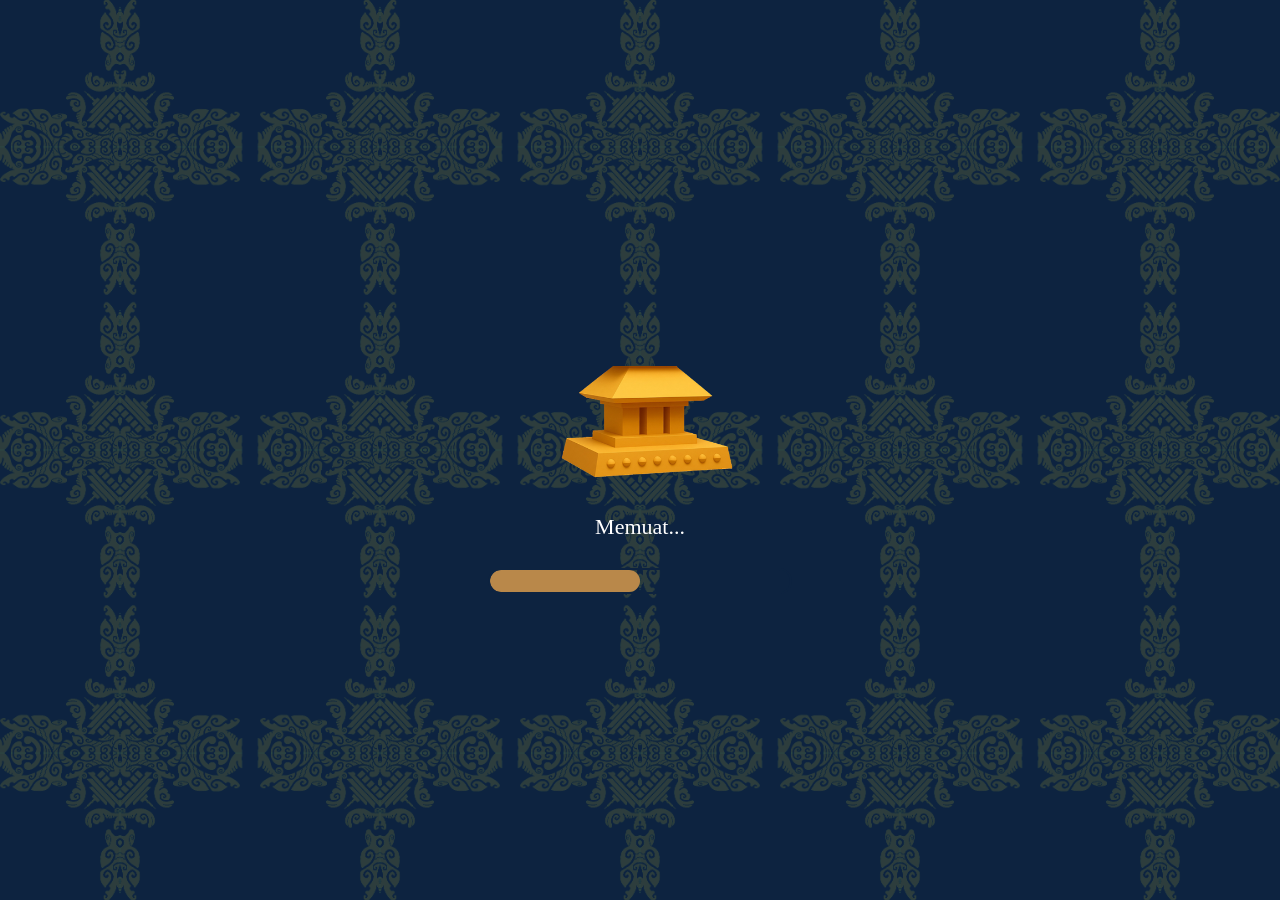
<file: loading.html>
<!DOCTYPE html>
<html lang="id">
<head>
<meta charset="UTF-8">
<title>Loading...</title>
<style>


  body {
    margin: 0;
    background-color:#0d2340;
    background-image:url("../image/batik-bg.png");
    background-repeat:repeat;
    background-size:260px;
    background-position: center ;
    background-blend-mode: soft-light;
    min-height: 100vh;
    display: flex;
    align-items: center;
    justify-content: center;
    font-family: "Playfair Display", serif;
  }
 
  .loading-wrap {
    display: flex;
    flex-direction: column;
    align-items: center;
    gap: 28px;
  }
 
  .loading-text {
    font-size: 22px;
    color: #ffffffff;
    font-weight: 500;
    animation: pulse 1s ease-in-out infinite;
  }
 
  @keyframes pulse {
    0%, 100% { opacity: 1; }
    50% { opacity: 0.5; }
  }
 
  .pagoda-stage {
    position: relative;
    width: 220px;
    height: 180px;
    display: flex;
    align-items: flex-end;  
    justify-content: center;
    }
 
  .pagoda-stage img {
  position: absolute;
  bottom: 0;
  left: 50%;
  transform: translateX(-50%) translateY(10px) scale(0.92);
  max-width: 100%;
  max-height: 100%;
  width: auto;
  height: auto;
  object-fit: contain;     
  opacity: 0;
  transition: opacity 0.45s ease, transform 0.45s ease;
}
 
  .pagoda-stage img.active {
  opacity: 1;
  transform: translateX(-50%) translateY(0) scale(1);
 }
 
  .bar-track {
    width: 300px;
    height: 22px;
    border: 2px solid #0d2340;
    border-radius: 999px;
    overflow: hidden;
    background: transparent;
  }
 
  .bar-fill {
    height: 100%;
    width: 0%;
    background: #b9884a;
    border-radius: 999px;
    transition: width 0.2ms step-end;
  }
</style>
</head>
<body>
 
<div class="loading-wrap">

  <div class="pagoda-stage" id="pagodaStage">
    <img src="../image/pagoda1.png" id="stage1">
    <img src="../image/pagoda2.png" id="stage2">
    <img src="../image/pagoda3.png" id="stage3">
    <img src="../image/pagoda4.png" id="stage4">
  </div>

  <div class="loading-text">Memuat...</div>

  <div class="bar-track">
    <div class="bar-fill" id="barFill"></div>
  </div>

</div>  
 
<script>
  const AMBER = "#F0997B";
  const AMBER_DARK = "#D85A30";
 
  function base(x, w) {
    return `<rect x="${x}" y="130" width="${w}" height="18" rx="3" fill="${AMBER}"/>`;
  }
 
  function level(cx, y, roofW, roofH, bodyW, bodyH) {
    const bx = cx - bodyW / 2, by = y - bodyH;
    const rx = cx - roofW / 2, ry = by - roofH;
    return `
      <polygon points="${cx},${ry} ${rx},${by} ${rx + roofW},${by}" fill="${AMBER}"/>
      <rect x="${bx}" y="${by}" width="${bodyW}" height="${bodyH}" fill="${AMBER_DARK}"/>
      <line x1="${bx + bodyW * 0.3}" y1="${by}" x2="${bx + bodyW * 0.3}" y2="${by + bodyH}" stroke="${AMBER}" stroke-width="3"/>
      <line x1="${bx + bodyW * 0.7}" y1="${by}" x2="${bx + bodyW * 0.7}" y2="${by + bodyH}" stroke="${AMBER}" stroke-width="3"/>
    `;
  }
 
  // Tahap 1: 1 lantai
  document.getElementById('stage1').innerHTML =
    base(60, 80) + level(100, 130, 90, 22, 60, 26);
 
  // Tahap 2: 2 lantai
  document.getElementById('stage2').innerHTML =
    base(50, 100) + level(100, 130, 100, 26, 70, 30) + level(100, 100, 70, 22, 50, 4);
 
  // Tahap 3: 3 lantai
  document.getElementById('stage3').innerHTML =
    base(40, 120) + level(100, 130, 110, 30, 80, 34) + level(100, 96, 80, 26, 60, 4) + level(100, 66, 55, 20, 40, 4);
 
  // Tahap 4: 4 lantai (paling tinggi)
  document.getElementById('stage4').innerHTML =
    base(30, 140) + level(100, 130, 120, 32, 90, 36) + level(100, 94, 90, 28, 65, 4) + level(100, 62, 60, 22, 45, 4) + level(100, 40, 25, 16, 15, 4);
 
  const stages = ['stage1', 'stage2', 'stage3', 'stage4'];
  const bar = document.getElementById('barFill');
  let current = 0;
 
  function showStage(i) {
    stages.forEach((id, idx) => {
      document.getElementById(id).classList.toggle('active', idx === i);
    });
    bar.style.width = ((i + 1) / stages.length * 100) + '%';
  }
 
  function loop() {
    current = (current + 1) % stages.length;
 
    if (current === 0) {
      // reset bar tanpa transisi biar gak "loncat mundur" kelihatan
      bar.style.transition = 'none';
      bar.style.width = '0%';
      // paksa reflow supaya transition kembali aktif di frame berikutnya
      void bar.offsetWidth;
      bar.style.transition = 'width 0.5s linear';
    }
 
    showStage(current);
  }
 
  showStage(0);
  setInterval(loop, 700);
</script>
 
</body>
</html>
</file>
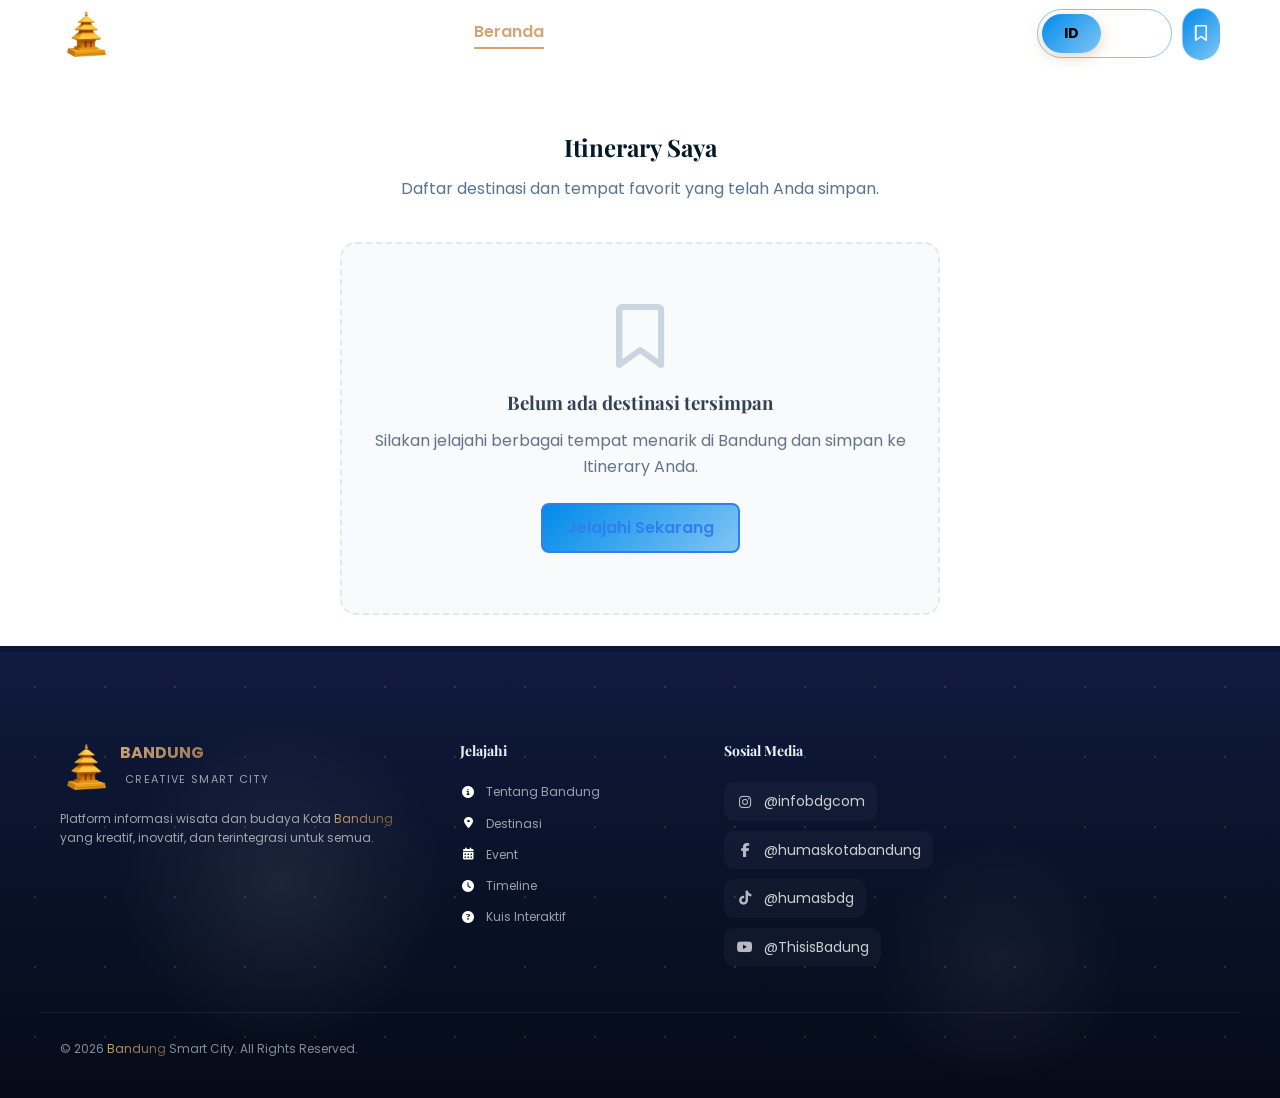
<file: html/itenary.html>
<!DOCTYPE html>
<html lang="id">

<head>
    <meta charset="utf-8">
    <meta name="viewport" content="width=device-width,initial-scale=1">
    <title>Neopriangan | Bandung </title>
    <link rel="icon" href="../image/logo-gedung-sate.png" type="image/png">
    <link rel="apple-touch-icon" href="../image/logo-gedung-sate.png">
    <link href="https://fonts.googleapis.com/css2?family=Poppins:wght@300;400;500;600;700&display=swap"
        rel="stylesheet">
    <link rel="stylesheet" href="../css/itenary.css">
    <link rel="stylesheet" href="../style.css">
    <link rel="stylesheet" href="https://cdnjs.cloudflare.com/ajax/libs/font-awesome/6.5.2/css/all.min.css">
</head>

<body>
    <nav class="navbar" id="navbar">
        <div class="container nav-inner">
            <a class="brand" href="../index.html">
                <img src="../image/logo-gedung-sate.png" alt="Bandung icon">
                <div class="brand-text">
                    <small data-translate>Creative Smart City</small>
                </div>
            </a>

            <div class="sejarah-container" id="sunda-culture">
            </div>
            <ul class="nav-menu">
                <li><a href="#home" data-i18n-key="navHome">Beranda</a></li>

                <li class="has-dropdown">
                    <a href="#about" data-i18n-key="navAbout">Pusat ⏷</a>
                    <div class="dropdown-panel">
                        <a href="#about">Tentang</a>
                        <a href="#destinasi">Destinasi Favorit</a>
                        <a href="#culture">Sunda Culture</a>
                    </div>
                </li>

                <li><a href="#timeline" data-i18n-key="navTimeline">Sejarah</a></li>
                <li><a href="#events" data-i18n-key="navEvents">Acara</a></li>
                <li><a href="#quiz" data-i18n-key="navQuiz">Kuis</a></li>
            </ul>

            <div class="nav-actions">
                <div class="language-switcher view-toggle">
                    <div class="toggle-pill">
                        <button class="toggle-btn lang-btn active" data-lang="id">ID</button>
                        <button class="toggle-btn lang-btn" data-lang="en">EN</button>
                    </div>
                </div>
                <a class="btn-outline" id="exploreBtn" href="../html/itenary.html"><i
                        class="fa-regular fa-bookmark"></i></a>
            </div>

            <!-- Tombol Hamburger untuk Mobile -->
            <button class="nav-toggle" id="navToggle" aria-label="Buka menu">
                <i class="fa-solid fa-bars"></i>
            </button>
        </div>
    </nav>

    <section class="itenary">
        <div class="container" style="padding-top: 120px; min-height: 70vh;">
            <h2 style="text-align: center; color: #031828; margin-bottom: 10px;">Itinerary Saya</h2>
            <p style="text-align: center; color: #5A738E; margin-bottom: 40px;">Daftar destinasi dan tempat favorit yang
                telah Anda simpan.</p>

            <div id="bookmarkContainer" class="destinations-cards-grid">
                <!-- Kartu bookmark akan dimuat menggunakan JavaScript -->
            </div>

            <div id="emptyBookmarkMsg" class="empty-state"
                style="display: none; text-align: center; padding: 60px 20px;">
                <i class="fa-regular fa-bookmark" style="font-size: 64px; color: #cbd5e1; margin-bottom: 20px;"></i>
                <h3 style="color: #334155; margin-bottom: 10px;">Belum ada destinasi tersimpan</h3>
                <p style="color: #64748b; margin-bottom: 24px;">Silakan jelajahi berbagai tempat menarik di Bandung dan
                    simpan ke Itinerary Anda.</p>
                <a href="../index.html" class="btn-outline"
                    style="display: inline-block; padding: 10px 24px; border-radius: 8px; text-decoration: none; font-weight: 600; color: #2F80ED; border: 2px solid #2F80ED;">Jelajahi
                    Sekarang</a>
            </div>
        </div>
    </section>

    <!-- PREMIUM DARK BLUE FOOTER -->
    <footer class="main-footer-section ">
        <div class="container footer-grid-layout ">
            <!-- Kolom 1: Profil Brand -->
            <div class="footer-column-brand ">
                <div class="footer-logo ">
                    <a class="brand " href="../index.html">
                        <img src="../image/logo-gedung-sate.png " alt="Bandung icon ">
                        <div class="brand-text ">
                            <div class="logo-txt ">
                                <strong class="gradient-bandung ">BANDUNG</strong>
                                <small data-i18n-key="brandText ">Creative Smart City</small>
                            </div>
                        </div>
                    </a>
                </div>
                <p class="brand-desc-text " data-i18n-key="footerBrandDesc ">Platform informasi wisata dan budaya Kota
                    <span class="gradient-bandung ">Bandung</span> yang kreatif, inovatif, dan terintegrasi untuk semua.
                </p>
            </div>
            <!-- Kolom 2: Navigasi Menu -->
            <div class="footer-column-links ">
                <h4 data-i18n-key="footerExplore ">Jelajahi</h4>
                <ul>
                    <li><a href="../index.html#about"><i class="fa-solid fa-info-circle "></i><span
                                data-i18n-key="navAbout ">Tentang Bandung</span></a></li>
                    <li><a href="../html/destinasion.html"><i class="fa-solid fa-location-dot "></i><span
                                data-i18n-key="footerDestinations ">Destinasi</span></a></li>
                    <li><a href="../html/event.html"><i class="fa-solid fa-calendar-days "></i><span
                                data-i18n-key="footerEvents ">Event</span></a></li>
                    <li><a href="../html/timeline.html"><i class="fa-solid fa-clock "></i><span
                                data-i18n-key="footerTimeline ">Timeline</span></a></li>
                    <li><a href="../html/quiz.html"><i class="fa-solid fa-question-circle "></i><span
                                data-i18n-key="footerQuiz ">Kuis Interaktif</span></a></li>
                </ul>
            </div>
            <!-- Kolom 4: Sosial dan Kontak -->
            <div class="footer-social-links ">
                <h4 data-i18n-key="footerInfoTittle ">Sosial Media</h4>
                <ul>
                    <li><a href="https://www.instagram.com/infobandungkota/ "><i
                                class="fa-brands fa-instagram "></i><span>@infobdgcom</span></a></li>
                    <li><a href="https://www.facebook.com/humaskotabandung/?locale=id_ID "><i
                                class="fa-brands fa-facebook-f "></i><span>@humaskotabandung</span></a></li>
                    <li><a href="https://www.tiktok.com/@humasbdg "><i
                                class="fa-brands fa-tiktok "></i><span>@humasbdg</span></a></li>
                    <li><a href="https://www.youtube.com/c/thisisbandung "><i
                                class="fa-brands fa-youtube "></i><span>@ThisisBadung</span></a></li>
                </ul>
            </div>
        </div>
        <div class="container ">
            <div class="footer-bottom-copyright ">
                <span>&copy; 2026 <span class="gradient-bandung ">Bandung</span> Smart City. All Rights Reserved.</span>

            </div>
        </div>
    </footer>

    <script src="../js/itenary.js"></script>
    <script src="../main.js "></script>

</body>

</html>
</file>
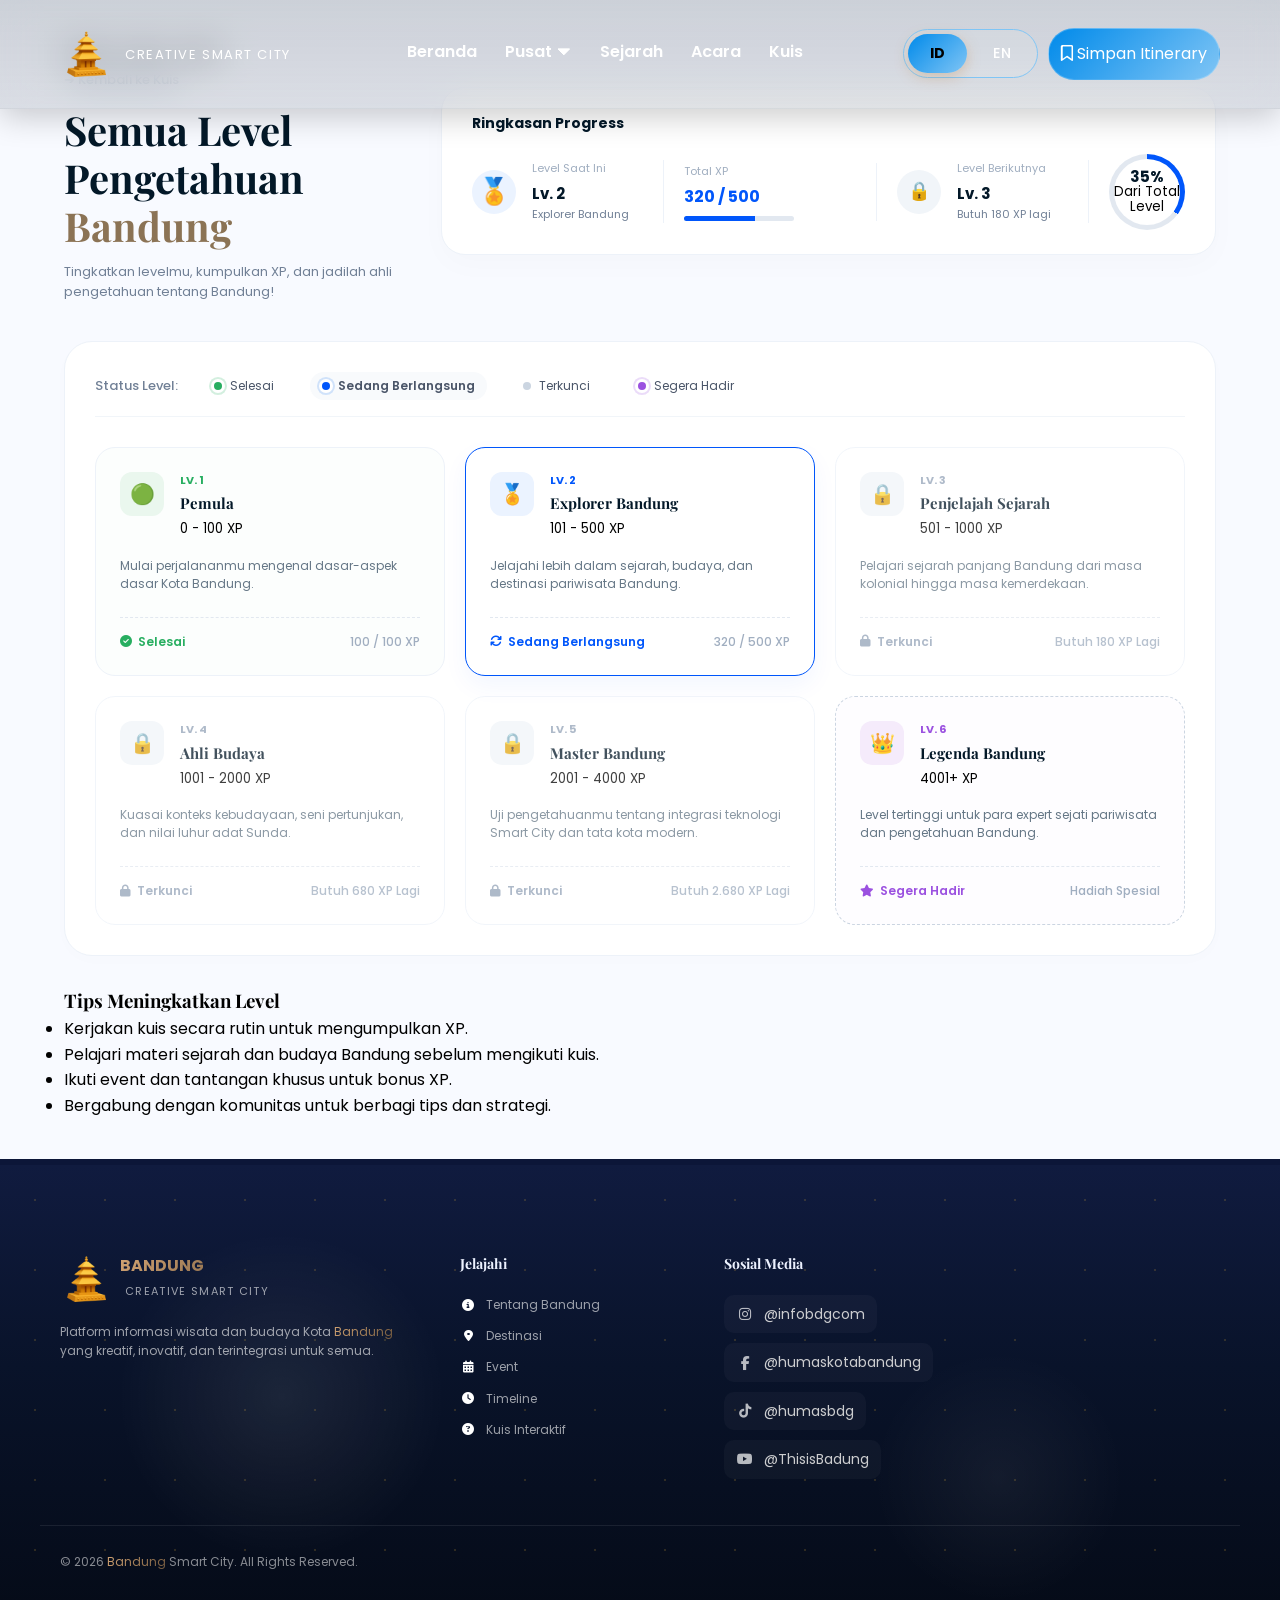
<file: html/level.html>
<!DOCTYPE html>
<html lang="id">

<head>
    <meta charset="utf-8">
    <meta name="viewport" content="width=device-width,initial-scale=1">
    <title>Neopriangan | Level</title>
    <link rel="icon" href="../image/logo-gedung-sate.png" type="image/png">
    <link rel="apple-touch-icon" href="../image/logo-gedung-sate.png">
    <link href="https://fonts.googleapis.com/css2?family=Poppins:wght@300;400;500;600;700&display=swap" rel="stylesheet">
    <link rel="stylesheet" href="../style.css">
    <link rel="stylesheet" href="../css/level.css">
    <link rel="stylesheet" href="https://cdnjs.cloudflare.com/ajax/libs/font-awesome/6.5.2/css/all.min.css">
</head>

<body>
            <nav class="navbar scrolled" id="navbar">
        <div class="container nav-inner">
            <a class="brand" href="../index.html">
                <img src="../image/logo-gedung-sate.png" alt="Bandung icon">
                <div class="brand-text">
                    <small data-translate>Creative Smart City</small>
                </div>
            </a>

            <div class="sejarah-container" id="sunda-culture">
            </div>
            <ul class="nav-menu">
                <li><a href="../index.html" data-i18n-key="navHome">Beranda</a></li>

                <li class="has-dropdown">
                    <a href="../index.html#about" data-i18n-key="navAbout">Pusat ⏷</a>
                    <div class="dropdown-panel">
                        <a href="../index.html#about">Tentang</a>
                        <a href="../index.html#destinasi">Destinasi Favorit</a>
                        <a href="../index.html#culture">Sunda Culture</a>
                    </div>
                </li>

                <li><a href="../index.html#timeline" data-i18n-key="navTimeline">Sejarah</a></li>
                <li><a href="../index.html#events" data-i18n-key="navEvents">Acara</a></li>
                <li><a href="../index.html#quiz" data-i18n-key="navQuiz">Kuis</a></li>
            </ul>

            <div class="nav-actions">
                <div class="language-switcher view-toggle">
                    <div class="toggle-pill">
                        <button class="toggle-btn lang-btn active" data-lang="id">ID</button>
                        <button class="toggle-btn lang-btn" data-lang="en">EN</button>
                    </div>
                </div>
                <a class="btn-outline" id="exploreBtn" href="destinasion.html"><i
                        class="fa-regular fa-bookmark"></i> Simpan Itinerary</a>
            </div>

            <!-- Tombol Hamburger untuk Mobile -->
            <button class="nav-toggle" id="navToggle" aria-label="Buka menu">
                <i class="fa-solid fa-bars"></i>
            </button>
        </div>
    </nav>

<!-- ALL LEVELS PAGE SECTION -->
<section class="lvl-page-section">
    <div class="lvl-page-container">

        <!-- ==========================================
           BAGIAN ATAS: HERO TITLE & RINGKASAN PROGRESS
           ========================================== -->
        <div class="lvl-page-header-grid">
            <!-- Sisi Kiri: Judul Halaman -->
            <div class="lvl-page-title-side">
                <div class="lvl-page-breadcrumb">Home &gt; Quiz &gt; Level</div>
                <a href="#" class="lvl-page-btn-back">➔ Kembali ke Kuis</a>
                <h1>Semua Level <br>Pengetahuan <span>Bandung</span></h1>
                <p class="lvl-page-subtitle">Tingkatkan levelmu, kumpulkan XP, dan jadilah ahli pengetahuan tentang Bandung!</p>
            </div>

            <!-- Sisi Kanan: Ringkasan Progress Dashboard -->
            <div class="lvl-page-summary-card">
                <div class="lvl-summary-header">Ringkasan Progress</div>

                <div class="lvl-summary-body-flex">
                    <!-- Progress Bar Saat Ini -->
                    <div class="lvl-sum-block border-right">
                        <div class="lvl-sum-icon">🏅</div>
                        <div class="lvl-sum-txt">
                            <small>Level Saat Ini</small>
                            <strong>Lv. 2</strong>
                            <p>Explorer Bandung</p>
                        </div>
                    </div>

                    <!-- Nilai Total XP -->
                    <div class="lvl-sum-block border-right">
                        <div class="lvl-sum-txt text-center">
                            <small>Total XP</small>
                            <span class="lvl-xp-large">320 / 500</span>
                            <div class="lvl-sum-bar-track">
                                <div class="lvl-sum-bar-fill" style="width: 64%;"></div>
                            </div>
                        </div>
                    </div>

                    <!-- Indikator Level Berikutnya -->
                    <div class="lvl-sum-block border-right">
                        <div class="lvl-sum-icon locked">🔒</div>
                        <div class="lvl-sum-txt">
                            <small>Level Berikutnya</small>
                            <strong>Lv. 3</strong>
                            <p>Butuh 180 XP lagi</p>
                        </div>
                    </div>

                    <!-- Progress Lingkaran / Persentase -->
                    <div class="lvl-sum-circle-block">
                        <div class="lvl-circle-progress">
                            <div class="lvl-circle-inner">
                                <strong>35%</strong>
                                <small>Dari Total Level</small>
                            </div>
                        </div>
                    </div>
                </div>
            </div>
        </div>

        <!-- ==========================================
           BAGIAN TENGAH: FILTER STATUS LEVEL & GRID KARTU
           ========================================== -->
        <div class="lvl-page-content-box">

            <!-- Bar Status Indikator / Filter Menu -->
            <div class="lvl-status-bar-filter">
                <span>Status Level:</span>
                <div class="lvl-indicator-item"><span class="dot-ind bg-green"></span> Selesai</div>
                <div class="lvl-indicator-item active"><span class="dot-ind bg-blue"></span> Sedang Berlangsung</div>
                <div class="lvl-indicator-item"><span class="dot-ind bg-gray"></span> Terkunci</div>
                <div class="lvl-indicator-item"><span class="dot-ind bg-purple"></span> Segera Hadir</div>
            </div>

            <!-- Grid 6 Kartu Tingkatan Level Kuis -->
            <div class="lvl-cards-main-grid">

                <!-- LEVEL 1: Pemula (Selesai) -->
                <article class="lvl-item-card status-done">
                    <div class="lvl-card-top-row">
                        <div class="lvl-badge-avatar icon-green">🟢</div>
                        <div class="lvl-card-title-block">
                            <span class="lvl-num text-green">Lv. 1</span>
                            <h3>Pemula</h3>
                            <small>0 - 100 XP</small>
                        </div>
                    </div>
                    <p class="lvl-card-desc">Mulai perjalananmu mengenal dasar-aspek dasar Kota Bandung.</p>
                    <div class="lvl-card-footer">
                        <span class="lvl-footer-status text-green"><i class="fa-solid fa-circle-check"></i> Selesai</span>
                        <span class="lvl-footer-meta">100 / 100 XP</span>
                    </div>
                </article>

                <!-- LEVEL 2: Explorer Bandung (Sedang Berlangsung / Aktif) -->
                <article class="lvl-item-card status-active">
                    <div class="lvl-card-top-row">
                        <div class="lvl-badge-avatar icon-blue">🏅</div>
                        <div class="lvl-card-title-block">
                            <span class="lvl-num text-blue">Lv. 2</span>
                            <h3>Explorer Bandung</h3>
                            <small>101 - 500 XP</small>
                        </div>
                    </div>
                    <p class="lvl-card-desc">Jelajahi lebih dalam sejarah, budaya, dan destinasi pariwisata Bandung.</p>
                    <div class="lvl-card-footer">
                        <span class="lvl-footer-status text-blue"><i class="fa-solid fa-arrows-rotate"></i> Sedang Berlangsung</span>
                        <span class="lvl-footer-meta">320 / 500 XP</span>
                    </div>
                </article>

                <!-- LEVEL 3: Penjelajah Sejarah (Terkunci) -->
                <article class="lvl-item-card status-locked">
                    <div class="lvl-card-top-row">
                        <div class="lvl-badge-avatar icon-gray">🔒</div>
                        <div class="lvl-card-title-block">
                            <span class="lvl-num text-gray">Lv. 3</span>
                            <h3>Penjelajah Sejarah</h3>
                            <small>501 - 1000 XP</small>
                        </div>
                    </div>
                    <p class="lvl-card-desc">Pelajari sejarah panjang Bandung dari masa kolonial hingga masa kemerdekaan.</p>
                    <div class="lvl-card-footer">
                        <span class="lvl-footer-status text-gray"><i class="fa-solid fa-lock"></i> Terkunci</span>
                        <span class="lvl-footer-meta">Butuh 180 XP Lagi</span>
                    </div>
                </article>

                <!-- LEVEL 4: Ahli Budaya (Terkunci) -->
                <article class="lvl-item-card status-locked">
                    <div class="lvl-card-top-row">
                        <div class="lvl-badge-avatar icon-gray">🔒</div>
                        <div class="lvl-card-title-block">
                            <span class="lvl-num text-gray">Lv. 4</span>
                            <h3>Ahli Budaya</h3>
                            <small>1001 - 2000 XP</small>
                        </div>
                    </div>
                    <p class="lvl-card-desc">Kuasai konteks kebudayaan, seni pertunjukan, dan nilai luhur adat Sunda.</p>
                    <div class="lvl-card-footer">
                        <span class="lvl-footer-status text-gray"><i class="fa-solid fa-lock"></i> Terkunci</span>
                        <span class="lvl-footer-meta">Butuh 680 XP Lagi</span>
                    </div>
                </article>

                <!-- LEVEL 5: Master Bandung (Terkunci) -->
                <article class="lvl-item-card status-locked">
                    <div class="lvl-card-top-row">
                        <div class="lvl-badge-avatar icon-gray">🔒</div>
                        <div class="lvl-card-title-block">
                            <span class="lvl-num text-gray">Lv. 5</span>
                            <h3>Master Bandung</h3>
                            <small>2001 - 4000 XP</small>
                        </div>
                    </div>
                    <p class="lvl-card-desc">Uji pengetahuanmu tentang integrasi teknologi Smart City dan tata kota modern.</p>
                    <div class="lvl-card-footer">
                        <span class="lvl-footer-status text-gray"><i class="fa-solid fa-lock"></i> Terkunci</span>
                        <span class="lvl-footer-meta">Butuh 2.680 XP Lagi</span>
                    </div>
                </article>

                <!-- LEVEL 6: Legenda Bandung (Segera Hadir) -->
                <article class="lvl-item-card status-upcoming">
                    <div class="lvl-card-top-row">
                        <div class="lvl-badge-avatar icon-purple">👑</div>
                        <div class="lvl-card-title-block">
                            <span class="lvl-num text-purple">Lv. 6</span>
                            <h3>Legenda Bandung</h3>
                            <small>4001+ XP</small>
                        </div>
                    </div>
                    <p class="lvl-card-desc">Level tertinggi untuk para expert sejati pariwisata dan pengetahuan Bandung.</p>
                    <div class="lvl-card-footer">
                        <span class="lvl-footer-status text-purple"><i class="fa-solid fa-star"></i> Segera Hadir</span>
                        <span class="lvl-footer-meta">Hadiah Spesial</span>
                    </div>
                </article>

            </div>
        </div>

        <!-- ==========================================
           BAGIAN BAWAH: STRIP FOOTER TIPS TIPS
           ========================================== -->
        <div class="lvl-page-footer-strip">
            <div class="lvl-footer-strip-content">
                <h3>Tips Meningkatkan Level</h3>
                <ul>
                    <li>Kerjakan kuis secara rutin untuk mengumpulkan XP.</li>
                    <li>Pelajari materi sejarah dan budaya Bandung sebelum mengikuti kuis.</li>
                    <li>Ikuti event dan tantangan khusus untuk bonus XP.</li>
                    <li>Bergabung dengan komunitas untuk berbagi tips dan strategi.</li>
                </ul>
            </div>
        </div>
    </div>
</section>

<!-- PREMIUM DARK BLUE FOOTER -->
    <footer class="main-footer-section ">
        <div class="container footer-grid-layout ">
            <!-- Kolom 1: Profil Brand -->
            <div class="footer-column-brand ">
                <div class="footer-logo ">
                    <a class="brand " href="../index.html">
                        <img src="../image/logo-gedung-sate.png " alt="Bandung icon ">
                        <div class="brand-text ">
                            <div class="logo-txt ">
                                <strong class="gradient-bandung ">BANDUNG</strong>
                                <small data-i18n-key="brandText ">Creative Smart City</small>
                            </div>
                        </div>
                    </a>
                </div>
                <p class="brand-desc-text " data-i18n-key="footerBrandDesc ">Platform informasi wisata dan budaya Kota
                    <span class="gradient-bandung ">Bandung</span> yang kreatif, inovatif, dan terintegrasi untuk semua.
                </p>
            </div>
            <!-- Kolom 2: Navigasi Menu -->
            <div class="footer-column-links ">
                <h4 data-i18n-key="footerExplore ">Jelajahi</h4>
                <ul>
                    <li><a href="../index.html#about"><i class="fa-solid fa-info-circle "></i><span
                                data-i18n-key="navAbout ">Tentang Bandung</span></a></li>
                    <li><a href="../html/destinasion.html"><i class="fa-solid fa-location-dot "></i><span
                                data-i18n-key="footerDestinations ">Destinasi</span></a></li>
                    <li><a href="../html/event.html"><i class="fa-solid fa-calendar-days "></i><span
                                data-i18n-key="footerEvents ">Event</span></a></li>
                    <li><a href="../html/timeline.html"><i class="fa-solid fa-clock "></i><span
                                data-i18n-key="footerTimeline ">Timeline</span></a></li>
                    <li><a href="../html/quiz.html"><i class="fa-solid fa-question-circle "></i><span
                                data-i18n-key="footerQuiz ">Kuis Interaktif</span></a></li>
                </ul>
            </div>
            <!-- Kolom 4: Sosial dan Kontak -->
            <div class="footer-social-links ">
                <h4 data-i18n-key="footerInfoTittle ">Sosial Media</h4>
                <ul>
                    <li><a href="https://www.instagram.com/infobandungkota/ "><i
                                class="fa-brands fa-instagram "></i><span>@infobdgcom</span></a></li>
                    <li><a href="https://www.facebook.com/humaskotabandung/?locale=id_ID "><i
                                class="fa-brands fa-facebook-f "></i><span>@humaskotabandung</span></a></li>
                    <li><a href="https://www.tiktok.com/@humasbdg "><i
                                class="fa-brands fa-tiktok "></i><span>@humasbdg</span></a></li>
                    <li><a href="https://www.youtube.com/c/thisisbandung "><i
                                class="fa-brands fa-youtube "></i><span>@ThisisBadung</span></a></li>
                </ul>
            </div>
        </div>
        <div class="container ">
            <div class="footer-bottom-copyright ">
                <span>&copy; 2026 <span class="gradient-bandung ">Bandung</span> Smart City. All Rights Reserved.</span>

            </div>
        </div>
    </footer>
</body>
</html>
</file>
<file: css/itenary.css>
/* =========================================
   STYLE UNTUK HALAMAN ITINERARY (BOOKMARK)
========================================= */

.empty-state {
    background: #f8fafc;
    border: 2px dashed #e2e8f0;
    border-radius: 16px;
    max-width: 600px;
    margin: 0 auto;
}

.remove-bookmark-btn {
    position: absolute;
    top: 15px;
    right: 15px;
    background: #FF4757;
    color: white;
    border: none;
    border-radius: 50%;
    width: 36px;
    height: 36px;
    display: flex;
    align-items: center;
    justify-content: center;
    cursor: pointer;
    box-shadow: 0 4px 10px rgba(255, 71, 87, 0.4);
    z-index: 10;
    transition: transform 0.2s, background 0.2s;
    font-size: 14px;
}

.remove-bookmark-btn:hover {
    transform: scale(1.1);
    background: #ff3344;
}
</file>
<file: style.css>
@import url('https://fonts.googleapis.com/css2?family=Playfair+Display:wght@400;500;600;700;800&family=Poppins:wght@300;400;500;600;700&display=swap');

:root {
    --color-blue: #2F80ED;
    --color-dark-blue: #002443;
    --color-gold: #D4A574;
    --color-gold-dark: #6E563C;
    --color-white: #FFFFFF;
    --color-black: #000000;
    /* Button Colors */
    --color-btn-start: #008AEA;
    --color-btn-end: #80C5F5;
    /* Backgrounds */
    --bg-section-blue: #1e4d7b;
    --bg-light-blue: #EBF2F7;
    /* Fonts */
    --font-heading: 'Playfair Display', serif;
    --font-body: 'Poppins', sans-serif;
}

* {
    box-sizing: border-box;
    margin: 0;
    padding: 0
}

html,
body {
    max-width: 100%;
    overflow-x: hidden;
}

html {
    scroll-behavior: smooth;
}

body {
    height: 100%;
    width: 100%;
    font-family: Poppins, system-ui, Segoe UI, Helvetica, Arial;
    font-family: var(--font-body);
    line-height: 1.6;
    color: var(--dark);
    background: var(--bg);
    -webkit-font-smoothing: antialiased;
    animation: fadeIn 0.8s ease forwards;

    /* Menyembunyikan scrollbar untuk IE, Edge, dan Firefox */
    -ms-overflow-style: none;
    scrollbar-width: none;
}

/* Menyembunyikan scrollbar untuk Chrome, Safari, dan Opera */
body::-webkit-scrollbar {
    display: none;
}

h1,
h2,
h3,
h4,
h5,
h6 {
    font-family: var(--font-heading);
}

p {
    font-family: var(--font-body);
}

.title {
    background: linear-gradient(135deg, var(--color-gold), var(--color-gold-dark));
    -webkit-background-clip: text;
    background-clip: text;
    -webkit-text-fill-color: transparent;
    line-height: 1.8;
    padding-top: 0.1em;
    display: inline-block;
}

.content h1 span {
    background: linear-gradient(135deg, var(--color-gold), var(--color-gold-dark));
    -webkit-background-clip: text;
    background-clip: text;
    -webkit-text-fill-color: transparent;
}

.bandung-gradient {
    background: linear-gradient(135deg, #ce9a56, #7a5627);
    -webkit-background-clip: text;
    background-clip: text;
    -webkit-text-fill-color: transparent;
}

.gradient-bandung {
    background: linear-gradient(135deg, var(--color-gold), var(--color-gold-dark));
    -webkit-background-clip: text;
    background-clip: text;
    -webkit-text-fill-color: transparent;
}

.container {
    width: 100%;
    max-width: 1200px;
    margin: 8px auto;
    padding: 0 20px
}


/* NAVBAR */

.navbar {
    position: fixed;
    top: 0;
    left: 0;
    width: 100%;
    z-index: 999;
    background: transparent;
    transition: background .4s ease, backdrop-filter .4s ease, padding .4s ease, box-shadow .4s ease;
}

.navbar.scrolled {
    background: rgba(8, 25, 60, 0.55);
    backdrop-filter: blur(18px);
    -webkit-backdrop-filter: blur(18px);
    box-shadow: 0 8px 30px rgba(0, 0, 0, .2);
    border-bottom: 1px solid rgba(255, 255, 255, .1);
}

.navbar .nav-inner {
    display: flex;
    align-items: center;
    justify-content: space-between;
    gap: 12px
}

.brand {
    display: flex;
    align-items: center;
    gap: 10px;
    text-decoration: none;
    min-width: fit-content;
}

.brand img {
    width: 50px;
    height: 50px;
}

.brand-text small {
    margin: 5px;
    color: var(--color-white);
    font-size: 13px;
    letter-spacing: 0.12em;
    text-transform: uppercase;
}

.nav-menu {
    display: flex;
    gap: 18px;
    list-style: none;
    flex: 1;
    justify-content: center;
}

.nav-menu a {
    margin: 5px;
    position: relative;
    color: rgba(255, 255, 255, 0.94);
    text-decoration: none;
    display: inline-block;
    padding-bottom: 4px;
    font-weight: 600;
}

.nav-actions {
    display: flex;
    align-items: center;
    gap: 10px;
    flex-shrink: 0;
}

.toggle-pill {
    display: inline-flex;
    background: rgba(255, 255, 255, 0.08);
    border: 1px solid var(--color-btn-end);
    border-radius: 999px;
    padding: 4px;
    gap: 4px;
}

.toggle-btn {
    border: none;
    background: transparent;
    color: var(--color-white);
    font-family: 'Poppins', sans-serif;
    font-size: 0.9rem;
    font-weight: 500;
    padding: 9px 22px;
    border-radius: 999px;
    cursor: pointer;
    transition: all 0.25s ease;
}

.toggle-btn.active {
    background: linear-gradient(135deg, var(--color-btn-start), var(--color-btn-end));
    color: var(--navy-deep);
    font-weight: 700;
    box-shadow: 0 4px 14px rgba(185, 136, 74, 0.35);
}

.btn-outline {
    padding: 12px;
    border-radius: 999px;
    border: 1px solid rgba(255, 255, 255, 0.22);
    background: linear-gradient(135deg, var(--color-btn-start), var(--color-btn-end));
    color: var(--color-white);
    text-decoration: none;
    transition: all var(--transition);
}

.btn-outline.active {
    background: linear-gradient(135deg, var(--color-btn-start), var(--color-btn-end));
    color: var(--color-white);
    box-shadow: 0 16px 40px rgba(0, 138, 234, 0.2);
}

.nav-toggle {
    display: none;
    border: none;
    background: transparent;
    color: var(--color-white);
    font-size: 1.5rem;
    cursor: pointer;
    padding: 10px;
}

.nav-menu.open {
    display: flex;
    flex-direction: column;
    position: absolute;
    top: 100%;
    left: 0;
    right: 0;
    background: rgba(4, 20, 40, 0.96);
    backdrop-filter: blur(14px);
    padding: 20px 24px;
    gap: 16px;
    z-index: 998;
}

.nav-menu.open li {
    width: 100%;
}

.nav-menu.open a {
    display: block;
    width: 100%;
    padding: 14px 16px;
    border-radius: 14px;
}

.nav-menu li {
    position: relative;
}

.nav-menu a {
    position: relative;
    display: inline-block;
    color: var(--color-white);
    text-decoration: none;
    padding-bottom: 4px;
}

.nav-menu a::after {
    content: "";
    position: absolute;
    left: 0;
    bottom: 0;
    height: 2px;
    width: 100%;
    background: var(--color-gold);
    transform: scaleX(0);
    transform-origin: right;
    transition: transform 0.25s ease;
}

.nav-menu a:hover::after {
    transform: scaleX(1);
    transform-origin: left;
}

.nav-menu a.active::after {
    transform: scaleX(1);
}

.nav-menu a.active {
    color: var(--color-gold);
}

.navbar.scrolled {
    padding: 20px;
    background: linear-gradient(180deg, rgba(4, 20, 40, 0.18), rgba(4, 20, 40, 0.12));
}


/* --- DROPDOWN HIERARCHY & EFFECT --- */

.nav-menu li.has-dropdown {
    position: relative;
}

.nav-menu .dropdown-panel {
    position: absolute;
    top: 100%;
    left: 50%;
    transform: translateX(-50%) translateY(15px);
    min-width: 200px;
    display: flex;
    flex-direction: column;
    padding: 12px 0;
    border-radius: 12px;
    opacity: 0;
    pointer-events: none;
    transition: all 0.3s cubic-bezier(0.4, 0, 0.2, 1);
    background: rgba(8, 25, 60, 0.45);
    backdrop-filter: blur(20px);
    -webkit-backdrop-filter: blur(20px);
    border: 1px solid rgba(255, 255, 255, 0.1);
    box-shadow: 0 10px 30px rgba(0, 0, 0, 0.3);
}

.nav-menu li.has-dropdown:hover .dropdown-panel {
    opacity: 1;
    pointer-events: auto;
    transform: translateX(-50%) translateY(5px);
}

.nav-menu .dropdown-panel a {
    color: rgba(255, 255, 255, 0.85) !important;
    padding: 10px 20px;
    font-size: 14px;
    font-weight: 500;
    display: block;
    width: 100%;
    margin: 0;
    transition: all 0.25s ease;
    white-space: nowrap;
}

@media (max-width: 768px) {
    .nav-menu {
        display: none;
    }

    .nav-toggle {
        display: block;
    }

    .brand-text small {
        display: none;
    }

    .nav-actions {
        gap: 6px;
    }

    /*
    .lang-btn {
        padding: 6px 10px;
        font-size: 12px;
    }
*/

    .btn-outline {
        padding: 10px 18px;
        font-size: 13px;
    }

    .nav-menu .dropdown-panel {
        position: static;
        transform: none !important;
        opacity: 1;
        pointer-events: auto;
        background: transparent;
        backdrop-filter: none;
        -webkit-backdrop-filter: none;
        border: none;
        box-shadow: none;
        padding: 0;
        margin: 5px 0 0 15px;
        display: flex;
        flex-direction: column;
        gap: 8px;
    }

    .nav-menu .dropdown-panel a {
        padding: 10px 16px;
        font-size: 14px;
        color: rgba(255, 255, 255, 0.75) !important;
        background: rgba(255, 255, 255, 0.03);
        /* Kotak tipis agar terlihat seperti sub-menu */
        border-radius: 8px;
    }

    .nav-menu .dropdown-panel a:hover {
        background: rgba(255, 255, 255, 0.08);
        color: var(--color-gold) !important;
        padding-left: 20px;
    }
}


/* HERO */

.hero {
    position: relative;
    min-height: 100vh;
    display: flex;
    align-items: center;
    padding-top: 28px;
    background: var(--color-dark-blue);
    overflow: hidden;
}

.hero::before {
    content: '';
    position: absolute;
    inset: 0;
    background: rgba(0, 36, 67, 0.4);
    /* Mengurangi kepekatan agar gambar terlihat jelas */
    pointer-events: none;
    z-index: 1;
    /* Di atas gambar, di bawah teks */
}

.hero-media {
    position: absolute;
    inset: 0;
    z-index: 0;
    overflow: hidden;
}

.hero-media .hero-bg {
    position: absolute;
    inset: 0;
    background-size: cover;
    background-position: center;
    background-repeat: no-repeat;
    opacity: 0;
    transition: opacity 1.2s ease-in-out;
}

.hero-media .hero-bg.active {
    opacity: 1 !important;
}

.hero-media .hero-bg:nth-child(1) {
    background-image: url("image/gedungsate.png");
}

.hero-media .hero-bg:nth-child(2) {
    background-image: url("image/asiaafrica.jpg");
}

.hero-media .hero-bg:nth-child(3) {
    background-image: url("image/wisata.png");
}

.overlay {
    display: none;
}

.hero-inner {
    position: relative;
    z-index: 2;
    padding: 120px 0;
}

.hero-inner .hero-text {
    color: var(--color-white);
    max-width: 760px;
    margin-left: 24px;
    animation: slideIn 0.8s ease-out both;
}

.eyebrow {
    letter-spacing: 4px;
    color: var(--accent);
    font-weight: 600
}

.title {
    font-size: 6.5rem;
    line-height: 1.3;
    font-weight: 700;
    letter-spacing: -3px;
    background: linear-gradient(135deg, var(--color-gold), var(--color-gold-dark));
    -webkit-background-clip: text;
    background-clip: text;
    -webkit-text-fill-color: transparent;
    padding-top: 0.1em;
    display: inline-block;
}

.subtitle {
    font-size: 3.4rem;
    font-weight: 700;
    color: var(--color-white);
}

.lead {
    font-size: 20px;
    width: 620px;
    line-height: 1.9;
    margin-top: 25px;
    opacity: .9;
}

.hero-ctas {
    display: flex;
    gap: 16px;
    flex-wrap: wrap;
    margin-top: 26px;
}

.btn-primary {
    background: linear-gradient(135deg, var(--color-btn-start), var(--color-btn-end));
    border: 1px solid rgba(255, 255, 255, 0.2);
    border-radius: 20px !important;
    color: var(--color-white);
    min-width: 190px;
    padding: 16px 24px;
    text-decoration: none;
    font-weight: 700;
    box-shadow: 0 10px 25px rgba(0, 138, 234, 0.25);
    transition: transform 0.3s ease, background 0.3s ease !important;
}

.btn-primary:hover {
    transform: translateY(-6px);
}

.scroll {
    position: absolute;
    bottom: 56px;
    left: 50%;
    transform: translateX(-50%);
    display: inline-flex;
    flex-direction: column;
    align-items: center;
    color: var(--color-white);
    text-decoration: none;
    animation: float 2.8s ease-in-out infinite;
}

.scroll span {
    font-size: 12px;
    letter-spacing: 2px
}

.scroll .arrow {
    font-size: 22px;
    opacity: .95;
}

@keyframes float {

    0%,
    100% {
        transform: translate(-50%, 0);
    }

    50% {
        transform: translate(-50%, 10px);
    }
}

@keyframes slideIn {
    from {
        opacity: 0;
        transform: translateY(32px);
    }

    to {
        opacity: 1;
        transform: translateY(0);
    }
}

@keyframes fadeIn {
    from {
        opacity: 0;
    }

    to {
        opacity: 1;
    }
}

.scroll {
    position: absolute;
    bottom: 35px;
    left: 50%;
    transform: translateX(-50%);
    color: var(--color-white);
    display: flex;
    flex-direction: column;
    align-items: center;
    gap: 8px;
    text-decoration: none;
    animation: bounce 2s infinite;
}

.scroll span {
    letter-spacing: 3px;
    font-size: 13px;
}

.scroll i {
    font-size: 24px;
}

@keyframes bounce {

    0%,
    100% {
        transform: translateX(-50%) translateY(0);
    }

    50% {
        transform: translateX(-50%) translateY(12px);
    }
}

@media (max-width: 1200px) {
    .title {
        font-size: 4rem;
    }

    .subtitle {
        font-size: 2.2rem;
    }

    .lead {
        font-size: 16px;
        width: 100%;
    }
}

@media (max-width: 768px) {
    .title {
        font-size: 2.8rem;
    }

    .subtitle {
        font-size: 1.8rem;
    }

    .lead {
        font-size: 14px;
        margin-bottom: 20px;
    }

    .btn-primary {
        width: 85%;
        text-align: center;
        margin: 0 auto;
        padding: 12px 24px;
    }

    .hero-ctas {
        display: flex;
        flex-direction: column;
        align-items: center;
        width: 100%;
    }
}

@media (max-width: 480px) {

    .hero-inner,
    .hero-text {
        align-items: center;
        margin-left: 0;
    }

    .title {
        align-items: center;
        font-size: 2rem;
    }

    .subtitle {
        font-size: 1.3rem;
    }

    .eyebrow {
        font-size: 12px;
    }
}


/* INTRO CARD */

.intro-card {
    margin-top: 80px;
    z-index: 6;
    position: relative
}

.card-wrap {
    display: flex;
    gap: 20px;
    background: #fff;
    border-radius: 14px;
    padding: 16px;
    align-items: center;
    box-shadow: 0 18px 36px rgba(6, 21, 47, 0.12)
}

.card-image img {
    width: 240px;
    height: 140px;
    object-fit: cover;
    border-radius: 10px
}

.card-content h3 {
    color: #0d3f66;
    margin-bottom: 8px
}

.card-content p {
    color: #445;
    margin-bottom: 10px
}


/* STATS BAR */

.stats {
    display: flex;
    flex-wrap: wrap;
    gap: 16px;
    max-width: 1200px;
    margin: 30px auto 0;
    padding: 0 20px;
}

.stats-bar {
    background: linear-gradient(90deg, rgba(2, 46, 91, 0.96), rgba(7, 66, 117, 0.98));
    color: #fff;
    padding: 20px 0;
    border-radius: 16px;
    margin-top: 18px;
    box-shadow: 0 20px 60px rgba(2, 37, 82, 0.18);
}

.stats-wrap {
    display: flex;
    gap: 18px;
    align-items: center;
    justify-content: space-between;
    flex-wrap: wrap;
}

.stats-wrap .stat-item {
    flex: 1;
    text-align: center;
    padding: 18px 12px;
    min-width: 140px;
    border-radius: 16px;
    background: rgba(255, 255, 255, 0.08);
    border: 1px solid rgba(255, 255, 255, 0.14);
}

.stats-wrap .stat-item strong {
    display: block;
    font-size: 28px;
    font-weight: 800;
    letter-spacing: 0.04em;
    margin-bottom: 6px;
}

.stats-wrap .stat-item span {
    display: block;
    font-size: 14px;
    color: rgba(255, 255, 255, 0.86);
    text-transform: uppercase;
    letter-spacing: 0.18em;
}


/* GLASS CARDS */

.stats-grid {
    display: grid;
    grid-template-columns: repeat(4, 1fr);
    gap: 18px
}

.counter-wrapper {
    display: flex;
    align-items: flex-start;
    justify-content: center;
    gap: 3px;
}

.counter-symbol {
    font-size: 2rem;
    color: #4EA8FF;
    font-weight: 700;
}

.glass-card {
    background: rgba(255, 255, 255, 0.06);
    border-radius: 14px;
    padding: 22px;
    text-align: center;
    color: #fff;
    backdrop-filter: blur(8px);
    box-shadow: 0 10px 30px rgba(3, 17, 45, 0.3)
}

.glass-card .num {
    font-size: 34px;
    font-weight: 800;
    color: var(--secondary)
}

.glass-card .label {
    margin-top: 8px;
    color: rgba(17, 59, 164, 0.88)
}


/* ==========================================
    SECTION UTAMA: ABOUT & CATEGORIES
   ========================================== */

.about-section {
    width: 100%;
    margin: 0 auto;
    padding: 60px 20px;
    background: var(--color-white);
    box-shadow: 0 18px 50px rgba(3, 24, 40, 0.08);
}

.about-container {
    display: grid;
    grid-template-columns: 1.2fr 1fr;
    gap: 40px;
    align-items: flex-start;
    padding: 0 24px;
}

.about-left {
    display: flex;
    flex-direction: column;
    gap: 24px;
    width: 100%;
}

.vidio-box {
    position: relative;
    background: var(--color-white);
    border-radius: 20px;
    max-width: 100%;
    aspect-ratio: 16 / 9;
    box-shadow: 0 25px 50px rgba(3, 24, 40, 0.07);
    overflow: hidden;
    width: 100%;
    height: auto;
    transition: all 0.4s ease;
}

.vidio-box video {
    width: 100%;
    height: 100%;
    object-fit: cover;
    display: block;
}

/* YouTube iframe: isi penuh vidio-box via absolute positioning */
.vidio-box iframe {
    position: absolute;
    top: 0;
    left: 0;
    width: 100%;
    height: 100%;
    border: none;
    display: block;
}

.vidio-box .vidio-box:hover {
    transform: translateY(-10px) scale(1.02);
    box-shadow: 0 28px 60px rgba(3, 24, 40, 0.14);
}

@media (max-width: 1024px) {
    .vidio-box {
        grid-template-columns: repeat(2, minmax(0, 1fr));
    }
}

.about-mini-cards {
    display: grid;
    grid-template-columns: repeat(2, minmax(0, 1fr));
    gap: 16px;
    width: 100%;
}

.about-mini-card {
    display: flex;
    flex-direction: column;
    gap: 12px;
    padding: 12px;
    border-radius: 18px;
    background: var(--color-white);
    border: 1px solid #edf2f9;
    transition: transform 0.3s ease, background 0.3s ease;
    box-shadow: 0 12px 28px rgba(3, 24, 40, 0.05);
}

.about-mini-card:hover {
    transform: translateY(10px);
}

.mini-card-thumb {
    width: 100%;
    height: 110px;
    object-fit: cover;
    border-radius: 12px;
    display: block;
}

.mini-card-content {
    display: flex;
    align-items: flex-start;
    gap: 10px;
}

.about-mini-card .mini-card-icon {
    width: 40px;
    height: 40px;
    border-radius: 50%;
    display: flex;
    align-items: center;
    justify-content: center;
    font-size: 14px;
    flex-shrink: 0;
}

.about-mini-card.creative .mini-card-icon {
    background: #F3E5F5;
    color: #9C27B0;
}

.about-mini-card.smartcity .mini-card-icon {
    background: #E0F7FA;
    color: #00ACC1;
}

.about-mini-card h4 {
    font-size: 14px;
    color: #031828;
    margin-bottom: 4px;
}

.about-mini-card p {
    font-size: 12px;
    line-height: 1.45;
    color: #657786;
}

@media (max-width: 768px) {
    .about-container {
        display: flex;
        flex-direction: column;
    }

    .vidio-box {
        grid-template-columns: 1fr;
    }

    .about-mini-cards {
        grid-template-columns: 1fr;
    }
}


/* --- KONTEN TEKS & STATISTIK (SISI KANAN) --- */

.content {
    margin: 25px;
    display: flex;
    flex-direction: column;
    justify-content: center;
}

.content .subtitle {
    color: #2F80ED;
    font-size: 15px;
    font-weight: 700;
    letter-spacing: 3px;
    margin-bottom: 12px;
}

.content h1 {
    font-size: 3.2rem;
    color: #031828;
    line-height: 1.15;
    font-weight: 700;
    margin-bottom: 24px;
}

.content h1 span {
    color: #0D47A1;
}

.content .description {
    color: #5A738E;
    font-size: 1.15rem;
    line-height: 1.75;
    margin-bottom: 30px;
}


/* Desain Box Quote / Kutipan */

.quote-box {
    border-left: 3px solid var(--color-btn-start);
    padding-left: 20px;
    margin-bottom: 40px;
}

.quote-box p {
    font-style: italic;
    color: var(--dark);
    font-size: 1.15rem;
    line-height: 1.7;
}

.content .stats {
    display: flex;
    flex-direction: row;
    gap: 20px;
    max-width: 1200px;
    margin: 30px auto 0;
    padding: 0 24px;
}

.stat-item {
    background: #ffffff;
    padding: 24px 20px;
    flex: 1;
    text-align: center;
    border-radius: 20px;
    min-width: 0;
    box-shadow: 0 15px 35px rgba(13, 71, 161, 0.03);
    border: 1px solid #F0F4FA;
    transition: transform 0.3s ease;
    display: flex;
    flex-direction: column;
    align-items: center;
}

.stat-item:hover {
    transform: translateY(-5px);
}

.stat-item .icon-wrap {
    width: 44px;
    height: 44px;
    border-radius: 50px;
    display: flex;
    align-items: center;
    justify-content: center;
    font-size: 18px;
    margin-bottom: 20px;
}

.stat-item.destinasi .icon-wrap {
    background: #EBF3FF;
    color: #2F80ED;
}

.stat-item.kuliner .icon-wrap {
    background: #E6F9F0;
    color: #27AE60;
}

.stat-item.event .icon-wrap {
    background: #FDF0F5;
    color: #9B51E0;
}

.stat-item h3 {
    font-size: 32px;
    color: #0D47A1;
    font-weight: 700;
    line-height: 1;
    margin-bottom: 8px;
}

.stat-item strong {
    display: block;
    font-size: 14px;
    color: #031828;
    margin-bottom: 4px;
}

.stat-item p {
    font-size: 12px;
    color: #7F8C8D;
    line-height: 1.4;
}


/* --- BAGIAN KARTU KATEGORI HORIZONTAL (BAWAH) --- */

.categories-wrapper {
    margin-top: 60px;
    padding: 0 24px;
}

.category-grid {
    display: grid;
    grid-template-columns: repeat(4, 1fr);
    margin-bottom: 70px !important;
    gap: 24px;
    width: 100%;
}

/* ---- MOBILE SLIDER: category-grid ---- */
@media (max-width: 768px) {
    .category-grid {
        display: flex;
        flex-wrap: nowrap;
        overflow-x: auto;
        scroll-snap-type: x mandatory;
        -webkit-overflow-scrolling: touch;
        gap: 14px;
        padding-bottom: 16px;
        margin-bottom: 40px !important;
        /* sembunyikan scrollbar native */
        scrollbar-width: none;
        -ms-overflow-style: none;
    }

    .category-grid::-webkit-scrollbar {
        display: none;
    }

    /* setiap card jadi fixed-width agar tidak collapse */
    .category-grid>* {
        flex: 0 0 80vw;
        max-width: 300px;
        scroll-snap-align: start;
    }
}

.category-card {
    background: var(--color-white);
    padding: 30px 24px;
    border-radius: 24px;
    display: flex;
    flex-direction: column;
    position: relative;
    box-shadow: 0 10px 30px rgba(3, 24, 40, 0.02);
    border: 1px solid #F0F4FA;
    transition: transform 0.3s ease, box-shadow 0.3s ease;
}

.category-card .cat-icon {
    width: 48px;
    height: 48px;
    border-radius: 14px;
    display: flex;
    align-items: center;
    justify-content: center;
    font-size: 20px;
    margin-bottom: 20px;
}


/* ==========================================
   KATEGORI KARTU GAMBAR & BANNER (BARU)
   ========================================== */

.categories-section {
    background-color: #f8faff;
}

.category-image-grid {
    display: grid;
    grid-template-columns: repeat(5, 1fr);
    gap: 16px;
    margin-bottom: 30px;
}

.cat-image-card {
    background: var(--color-white);
    border-radius: 20px;
    height: 380px;
    position: relative;
    overflow: hidden;
    display: flex;
    flex-direction: column;
    justify-content: space-between;
    padding: 24px 20px;
    box-shadow: 0 10px 30px rgba(3, 24, 40, 0.03);
    border: 1px solid #edf2f9;
    transition: transform 0.3s ease, box-shadow 0.3s ease;
}

.card-bg-img {
    position: absolute;
    bottom: 0;
    left: 0;
    right: 0;
    height: 50%;
    background-size: cover;
    background-position: center;
    z-index: 1;
    transition: transform 0.5s ease;
}

.card-overlay {
    position: absolute;
    inset: 0;
    background: linear-gradient(to bottom, var(--color-white) 45%, rgba(255, 255, 255, 0.7) 65%, rgba(255, 255, 255, 0) 100%);
    z-index: 2;
}

.card-top-content {
    position: relative;
    z-index: 3;
}

.cat-icon-circle {
    width: 42px;
    height: 42px;
    border-radius: 50%;
    display: flex;
    align-items: center;
    justify-content: center;
    font-size: 16px;
    margin-bottom: 16px;
}


/* Custom warna ikon unik berdasarkan jenis kategori seperti di gambar */

.creative .cat-icon-circle {
    background: #F3E5F5;
    color: #9C27B0;
}

.heritage .cat-icon-circle {
    background: #E3F2FD;
    color: #1E88E5;
}

.culinary .cat-icon-circle {
    background: #FFE0B2;
    color: #FB8C00;
}

.nature .cat-icon-circle {
    background: #E8F5E9;
    color: #4CAF50;
}

.smartcity .cat-icon-circle {
    background: #E0F7FA;
    color: #00ACC1;
}

.cat-text h4 {
    font-size: 16px;
    color: #031828;
    font-weight: 700;
    margin-bottom: 8px;
}

.cat-text p {
    font-size: 12px;
    color: #657786;
    line-height: 1.5;
}


/* Tombol panah bulat melayang di bagian bawah kartu */

.cat-circle-arrow {
    position: relative;
    z-index: 3;
    width: 32px;
    height: 32px;
    border-radius: 50%;
    border: none;
    background: linear-gradient(135deg, var(--color-btn-start), var(--color-btn-end));
    color: var(--color-white) !important;
    display: flex;
    align-items: center;
    justify-content: center;
    box-shadow: 0 4px 10px rgba(0, 138, 234, 0.2);
    cursor: pointer;
    align-self: flex-start;
    transition: all 0.3s ease;
}

.cat-image-card:hover {
    transform: translateY(-20px);
}

.cat-image-card:hover .card-bg-img {
    transform: scale(1.05);
}

.cat-image-card:hover .cat-circle-arrow {
    transform: translateX(10px);
    background: linear-gradient(135deg, var(--color-btn-end), var(--color-btn-start));
}


/*hiasan
/* Glow lingkaran blur, kasih kesan depth */

.quiz-deco-glow {
    position: absolute;
    border-radius: 50%;
    filter: blur(80px);
    pointer-events: none;
    z-index: 1;
}

.glow-1 {
    width: 300px;
    height: 300px;
    background: rgba(37, 99, 235, 0.35);
    top: -50px;
    left: 5%;
}

.glow-2 {
    width: 250px;
    height: 250px;
    background: rgba(242, 169, 59, 0.15);
    bottom: 40px;
    left: 30%;
}


/* Pattern titik-titik dekoratif */

.quiz-deco-dots {
    position: absolute;
    top: 60px;
    left: 42%;
    width: 140px;
    height: 140px;
    background-image: radial-gradient(rgba(255, 255, 255, 0.25) 1.5px, transparent 1.5px);
    background-size: 14px 14px;
    z-index: 1;
    pointer-events: none;
}


/* Ring/lingkaran outline tipis */

.quiz-deco-ring {
    position: absolute;
    width: 220px;
    height: 220px;
    border: 1px solid rgba(255, 255, 255, 0.08);
    border-radius: 50%;
    top: 20px;
    right: 8%;
    z-index: 1;
    pointer-events: none;
}


/* --- BANNER BAWAH (FUTURE CITY BANNER) --- */

.future-city-banner {
    background: #ffffff;
    border-radius: 20px;
    padding: 24px 30px;
    display: flex;
    align-items: center;
    justify-content: space-between;
    box-shadow: 0 8px 25px rgba(3, 24, 40, 0.02);
    border: 1px solid #edf2f9;
    margin-top: 80px !important;
}

.banner-left {
    display: flex;
    align-items: center;
    gap: 20px;
}

.banner-icon {
    width: 52px;
    height: 52px;
    border-radius: 50%;
    background: #E3F2FD;
    color: #1E88E5;
    display: flex;
    align-items: center;
    justify-content: center;
    font-size: 20px;
    flex-shrink: 0;
}

.banner-text h3 {
    font-size: 16px;
    color: #031828;
    font-weight: 700;
    margin-bottom: 4px;
}

.banner-text p {
    font-size: 13px;
    color: #657786;
}

.btn-jelajahi {
    background: linear-gradient(135deg, var(--color-btn-start), var(--color-btn-end));
    color: var(--color-white);
    padding: 12px 28px;
    border-radius: 10px;
    text-decoration: none;
    font-weight: 600;
    font-size: 14px;
    display: flex;
    align-items: center;
    gap: 8px;
    white-space: nowrap;
    box-shadow: 0 10px 25px rgba(0, 138, 234, 0.25);
    transition: transform 0.3s ease, background 0.3s ease;
}

.btn-jelajahi:hover {
    transform: translateX(6px);
}


/* RESPONSIVITAS MOBILE & TABLET */

@media (max-width: 768px) {
    .category-image-grid {
        grid-template-columns: repeat(2, 1fr);
    }

    .future-city-banner {
        flex-direction: column;
        align-items: flex-start;
        gap: 20px;
    }

    .btn-jelajahi {
        width: 100%;
        justify-content: center;
    }
}

@media (max-width: 480px) {
    .category-image-grid {
        grid-template-columns: 1fr;
    }

    .cat-image-card {
        height: 300px;
    }

    .cat-text h4 {
        font-size: 14px;
    }
}

.category-card.nature .cat-icon {
    background: #EAF7EE;
    color: #27AE60;
}

.category-card.culinary .cat-icon {
    background: #FFF3EB;
    color: #E67E22;
}

.category-card.heritage .cat-icon {
    background: #EEF2FA;
    color: #2F80ED;
}

.category-card.culture .cat-icon {
    background: #FDF0F2;
    color: #EB5757;
}

.category-card h4 {
    font-size: 18px;
    color: #031828;
    font-weight: 700;
    margin-bottom: 8px;
}

.category-card p {
    font-size: 13px;
    color: #7F8C8D;
    line-height: 1.5;
    margin-bottom: 20px;
}

.category-card .cat-arrow {
    width: 32px;
    height: 32px;
    border-radius: 50%;
    border: none;
    background: #F5F9FF;
    color: #7F8C8D;
    display: flex;
    align-items: center;
    justify-content: center;
    cursor: pointer;
    margin-top: auto;
    align-self: flex-end;
    transition: all 0.3s ease;
}

.category-card:hover {
    transform: translateY(-8px);
    box-shadow: 0 20px 40px rgba(13, 71, 161, 0.06);
}

.category-card:hover .cat-arrow {
    background: #0D47A1;
    color: #ffffff;
}

.explore-more-container {
    display: flex;
    justify-content: flex-end;
    margin-top: 30px;
}


/*.btn-explore-more {
    background: var(--color-blue);
    color: var(--color-white);
    padding: 14px 28px;
    border-radius: 50px;
    text-decoration: none;
    font-weight: 600;
    font-size: 14px;
    box-shadow: 0 10px 25px rgba(13, 71, 161, 0.2);
    transition: background 0.3s ease, transform 0.3s ease;
}

.btn-explore-more:hover {
    transform: translateY(-2px);
}


/* RESPONSIVITAS LAYAR */

@media (max-width: 992px) {
    .about-container {
        grid-template-columns: 1fr;
        gap: 40px;
    }

    .vidio-box {
        height: 480px;
        max-width: 500px;
        margin: 0 auto;
    }
}

@media (max-width: 768px) {
    .about-section {
        margin-top: 80px !important;
        margin-bottom: 20px !important;
        padding: 24px 16px !important;
        height: auto !important;
    }

    .about-container {
        padding: 0 16px;
    }

    .vidio-box {
        height: 400px;
    }

    .card.braga {
        width: 100%;
        height: auto;
        aspect-ratio: 4/3;
        top: 0;
        left: 0;
        right: auto;
    }

    .card.sate {
        width: 70%;
        height: auto;
        aspect-ratio: 4/3;
        top: 80px;
        right: auto;
        left: 0;
    }

    .card.kawahputih {
        width: 60%;
        height: auto;
        aspect-ratio: 4/3;
    }

    .content h1 {
        font-size: 2rem;
    }

    .content .stats {
        flex-direction: column;
    }
}

@media (max-width: 480px) {
    .about-section {
        padding: 40px 0;
    }

    .content h1 {
        font-size: 1.6rem;
    }

    .content .description {
        font-size: 14px;
    }

    .vidio-box {
        height: 300px;
    }
}


/* ==========================================
   SECTION: DESTINASI PILIHAN & BANNER KOLASE
   ========================================== */

.destinations-section {
    padding: 50px 0;
    background-color: var(--color-white);
}


/* Menggabungkan ruang teks kiri dan kartu kanan */

.destinations-main-layout {
    display: grid;
    grid-template-columns: 0.8fr 2.2fr;
    gap: 40px;
    align-items: center;
    margin-bottom: 50px;
}


/* Gaya Teks Header di Sisi Kiri */

.destinations-header-text .section-eyebrow {
    color: #2F80ED;
    font-size: 12px;
    font-weight: 700;
    letter-spacing: 2px;
    margin-bottom: 12px;
}

.destinations-header-text h2 {
    font-size: 2.3rem;
    color: #031828;
    line-height: 1.2;
    font-weight: 700;
    margin-bottom: 20px;
}

.destinations-header-text .section-desc {
    color: #657786;
    font-size: 14px;
    line-height: 1.6;
    margin-bottom: 30px;
}

.recommendation-badge {
    display: inline-flex;
    align-items: center;
    gap: 8px;
    background: #ffffff;
    padding: 10px 16px;
    border-radius: 30px;
    font-size: 12px;
    color: #4F5E74;
    font-weight: 500;
    box-shadow: 0 4px 15px rgba(3, 24, 40, 0.02);
    border: 1px solid #edf2f9;
}

.recommendation-badge i {
    color: #2F80ED;
}


/* Susunan 3 Kartu Berjejer */

.destinations-cards-grid {
    display: grid;
    grid-template-columns: repeat(3, 1fr);
    gap: 20px;
}


/* Desain Kartu Premium Bermutu Tinggi */

.destination-premium-card {
    position: relative;
    height: 380px;
    border-radius: 24px;
    overflow: hidden;
    box-shadow: 0 15px 35px rgba(5, 27, 43, 0.322.06);
    display: flex;
    flex-direction: column;
    justify-content: flex-end;
    padding: 24px;
    transition: transform 0.3s ease, box-shadow 0.3s ease;
}

.card-main-img {
    position: absolute;
    inset: 0;
    width: 100%;
    height: 100%;
    object-fit: cover;
    z-index: 1;
    transition: transform 0.5s ease;
}


/* Lapisan Gelap Transparan di Bawah Gambar agar Teks Putih Terbaca */

.destination-premium-card::after {
    content: '';
    position: absolute;
    inset: 0;
    background: linear-gradient(to top, rgba(91, 97, 97, 0.527) 0%, rgba(3, 24, 40, 0.3) 50%, rgba(186, 189, 189, 0.822) 100%);
    z-index: 2;
}


/* Tag Rating Kiri Atas */

.card-top-tags {
    position: absolute;
    top: 20px;
    left: 20px;
    z-index: 3;
}

.rating-tag {
    background: rgba(255, 255, 255, 0.25);
    backdrop-filter: blur(8px);
    color: #ffffff;
    padding: 6px 12px;
    border-radius: 30px;
    font-size: 12px;
    font-weight: 700;
    display: flex;
    align-items: center;
    gap: 4px;
    border: 1px solid rgba(255, 255, 255, 0.2);
}

.rating-tag i {
    color: #F1C40F;
}

.card-bottom-info {
    position: relative;
    z-index: 3;
    color: #ffffff;
}

.category-tag {
    display: inline-block;
    font-size: 10px;
    font-weight: 700;
    padding: 4px 10px;
    border-radius: 6px;
    margin-bottom: 10px;
    letter-spacing: 0.5px;
}

.category-tag.nature {
    background: #27AE60;
    color: #ffffff;
}

.category-tag.heritage {
    background: #9B51E0;
    color: #ffffff;
}

.category-tag.history {
    background: #2F80ED;
    color: #ffffff;
}

.card-bottom-info h3 {
    font-size: 20px;
    font-weight: 700;
    margin-bottom: 6px;
}

.location-text {
    font-size: 12px;
    opacity: 0.8;
    display: flex;
    align-items: center;
    gap: 4px;
}

.arrow-action-btn {
    position: absolute;
    bottom: 24px;
    right: 24px;
    z-index: 3;
    width: 36px;
    height: 36px;
    border-radius: 50%;
    border: none;
    background: linear-gradient(135deg, var(--color-btn-start), var(--color-btn-end));
    color: var(--color-white) !important;
    display: flex;
    align-items: center;
    justify-content: center;
    font-size: 14px;
    cursor: pointer;
    box-shadow: 0 4px 10px rgba(0, 138, 234, 0.2);
    transition: all 0.3s ease;
}

.destination-premium-card:hover {
    transform: translateY(-8px);
}

.destination-premium-card:hover .card-main-img {
    transform: scale(1.06);
}

.destination-premium-card:hover .arrow-action-btn {
    transform: translateX(10px);
    background: linear-gradient(135deg, var(--color-btn-end), var(--color-btn-start));
}

.more-destinations-banner {
    background: var(--color-white);
    border-radius: 24px;
    padding: 30px;
    display: flex;
    align-items: center;
    justify-content: space-between;
    box-shadow: 0 10px 30px rgba(3, 24, 40, 0.02);
    border: 1px solid #edf2f9;
}

.banner-info-side {
    display: flex;
    align-items: center;
    gap: 20px;
    max-width: 45%;
}

.banner-map-icon {
    width: 56px;
    height: 56px;
    border-radius: 50%;
    background: #EBF3FF;
    color: #2F80ED;
    display: flex;
    align-items: center;
    justify-content: center;
    font-size: 22px;
    flex-shrink: 0;
}

.banner-info-text h3 {
    font-family: var(--font-heading);
    font-size: 18px;
    color: #031828;
    font-weight: 700;
    margin-bottom: 6px;
}

.banner-info-text p {
    font-family: var(--font-body);
    font-size: 13px;
    color: #657786;
    line-height: 1.5;
}


/* Sisi Kanan: Kolase Gambar Mini & Blok Tombol Biru */

.banner-interactive-side {
    display: flex;
    align-items: center;
    gap: 30px;
}


/* Pembungkus Struktur Tumpukan Kolase Foto Mini */

.photo-collage-wrapper {
    position: relative;
    width: 210px;
    height: 100px;
    display: flex;
    align-items: center;
}

.collage-pic {
    width: 75px;
    height: 75px;
    object-fit: cover;
    border-radius: 14px;
    border: 3px solid #ffffff;
    position: absolute;
    box-shadow: 0 6px 15px rgba(3, 24, 40, 0.08);
}


/* Pengaturan Tumpukan Posisi Bergeser */

.collage-pic.p1 {
    left: 0;
    transform: rotate(-8deg);
    z-index: 1;
}

.collage-pic.p2 {
    left: 45px;
    transform: translateY(-8px) rotate(4deg);
    z-index: 3;
    width: 85px;
    height: 85px;
}

.collage-pic.p3 {
    left: 100px;
    transform: translateY(6px) rotate(-4deg);
    z-index: 2;
}

.collage-pic.p4 {
    left: 145px;
    transform: rotate(8deg);
    z-index: 1;
}

.blue-action-block {
    background: linear-gradient(135deg, var(--color-btn-start), var(--color-btn-end));
    color: var(--color-white);
    padding: 16px 28px;
    border-radius: 20px;
    text-decoration: none;
    display: flex;
    align-items: center;
    gap: 16px;
    font-weight: 600;
    font-size: 14px;
    box-shadow: 0 10px 25px rgba(0, 138, 234, 0.25);
    transition: transform 0.3s ease, background 0.3s ease;
}

.circle-white-arrow {
    width: 28px;
    height: 28px;
    border-radius: 50%;
    background: var(--color-white);
    color: var(--color-btn-start);
    display: flex;
    align-items: center;
    justify-content: center;
    font-size: 12px;
}

.blue-action-block:hover {
    transform: translateX(6px);
}


/* RESPONSIVITAS BREAKPOINTS LAYAR */

@media (max-width: 1200px) {
    .destinations-main-layout {
        grid-template-columns: 1fr;
        gap: 30px;
    }

    .destinations-cards-grid {
        grid-template-columns: repeat(3, 1fr);
    }

    .more-destinations-banner {
        flex-direction: column;
        align-items: stretch;
        gap: 30px;
    }

    .banner-info-side {
        max-width: 100%;
    }
}

@media (max-width: 768px) {
    .destinations-section {
        padding: 60px 0;
    }

    .destinations-cards-grid {
        grid-template-columns: repeat(2, 1fr);
        gap: 16px;
    }

    .banner-interactive-side {
        flex-direction: column;
        align-items: stretch;
        gap: 20px;
    }

    .photo-collage-wrapper {
        margin: 0 auto;
    }

    .destinations-header-text h2 {
        font-size: 1.8rem;
    }
}

@media (max-width: 480px) {
    .destinations-cards-grid {
        grid-template-columns: 1fr;
    }

    .destinations-header-text h2 {
        font-size: 1.5rem;
    }

    .recommendation-badge {
        font-size: 11px;
    }
}


/* ==========================================
    SECTION: SUNDA CULTURE HUB
   ========================================== */

.culture-hero-image-side {
    width: 100%;
    max-width: 420px;
    height: auto;
    object-fit: contain;
    display: block;
}

.culture-hero-image-side img {
    overflow-clip-margin: content-box;
    overflow: clip;
}


/* Responsif */

@media (max-width: 992px) {
    .culture-collage {
        max-width: 380px;
        height: 340px;
    }

    .collage-badge {
        width: 70px;
        height: 70px;
        font-size: 20px;
    }
}

@media (max-width: 480px) {
    .culture-collage {
        max-width: 300px;
        height: 280px;
    }
}

.card-container {
    background-color: #fcf9f5;
    width: 100%;
    max-width: 1100px;
    display: grid;
    grid-template-columns: 1fr 1fr;
    gap: 50px;
    padding: 60px;
    border-radius: 4px;
    position: relative;
    overflow: hidden;
}

.card-container::before {
    content: "☁";
    position: absolute;
    bottom: -20px;
    left: -10px;
    font-size: 120px;
    color: rgba(210, 180, 140, 0.15);
    transform: rotate(-10px);
    pointer-events: none;
}


/* --- SISI KIRI: KONTEN TEKS --- */

.content-left {
    display: flex;
    flex-direction: column;
    justify-content: center;
}

.tagline {
    font-size: 12px;
    text-transform: uppercase;
    letter-spacing: 2px;
    color: #8c6239;
    font-weight: 600;
    margin-bottom: 20px;
    display: flex;
    align-items: center;
    gap: 8px;
}

.tagline::after {
    content: "";
    display: inline-block;
    width: 40px;
    height: 1px;
    background-color: #8c6239;
}

.main-title {
    font-family: var(--font-heading);
    font-size: 42px;
    color: #2b1b17;
    line-height: 1.1;
}

.sub-title-script {
    font-family: var(--font-body);
    font-size: 48px;
    color: #b78a54;
    margin-bottom: 25px;
    display: block;
}

.divider {
    width: 80px;
    height: 1px;
    background-color: #d1bfa7;
    margin-bottom: 25px;
    position: relative;
}


/* Variasi ornamen kecil di tengah garis pembatas */

.divider::after {
    content: "❖";
    position: absolute;
    left: 50%;
    top: 50%;
    transform: translate(-50%, -50%);
    font-size: 8px;
    color: #8c6239;
    background: #fcf9f5;
    padding: 0 4px;
}

.description {
    font-size: 14px;
    color: #555;
    line-height: 1.6;
    margin-bottom: 35px;
}

.description strong {
    color: #b78a54;
}

.quote-box {
    background-color: #ffffff;
    border-radius: 12px;
    padding: 25px 30px;
    box-shadow: 0 4px 20px rgba(0, 0, 0, 0.02);
    border-left: 3px solid #eadecc;
    position: relative;
}

.quote-text {
    font-style: italic;
    font-size: 13.5px;
    color: #444;
    line-height: 1.6;
    margin-bottom: 12px;
    position: relative;
}

.quote-text::before {
    content: "“";
    font-family: 'Playfair Display', serif;
    font-size: 50px;
    color: #b78a54;
    position: absolute;
    left: -25px;
    top: -20px;
    opacity: 0.3;
}

.quote-author {
    font-size: 11px;
    text-transform: uppercase;
    letter-spacing: 1px;
    color: #8c6239;
    font-weight: 500;
}

.gallery-right {
    display: grid;
    grid-template-columns: 1fr;
    grid-template-rows: 1.4fr 1fr;
    gap: 15px;
    position: relative;
}

.photo-wrapper {
    overflow: hidden;
    background-color: #ddd;
    filter: grayscale(100%);
    transition: filter 0.3s ease;
}

.photo-wrapper:hover {
    filter: grayscale(0%);
}

.photo-wrapper img {
    width: 100%;
    height: 100%;
    object-fit: cover;
    display: block;
}

.main-photo {
    border-radius: 120px 40px 100px 140px;
}

.sub-photos {
    display: grid;
    grid-template-columns: 1fr 1fr;
    gap: 15px;
}

.sub-photo-1 {
    border-radius: 40px 30px 40px 90px;
}

.sub-photo-2 {
    border-radius: 30px 90px 40px 40px;
}

.gold-badge {
    position: absolute;
    top: -20px;
    right: -20px;
    width: 100px;
    height: 100px;
    background-color: #cbb393;
    border-radius: 50%;
    z-index: -1;
    opacity: 0.7;
}


/* Responsif untuk Layar Handphone */

@media (max-width: 768px) {
    .card-container {
        grid-template-columns: 1fr;
        padding: 30px;
    }

    .main-title {
        font-size: 32px;
    }

    .sub-title-script {
        font-size: 38px;
    }
}

.culture-section {
    padding: 80px 0;
    background-color: #f8faff;
    overflow: hidden;
}

.culture-hero-wrapper {
    display: grid;
    grid-template-columns: 1.2fr 0.8fr;
    gap: 290px;
    align-items: center;
    margin-bottom: 60px;
}

.culture-hero-text .section-eyebrow {
    color: #2F80ED;
    font-size: 12px;
    font-weight: 700;
    letter-spacing: 2px;
    margin-bottom: 12px;
}

.culture-hero-text h2 {
    font-size: 2.5rem;
    color: #031828;
    line-height: 1.2;
    font-weight: 700;
    margin-bottom: 20px;
}

.culture-hero-text h2 span {
    color: #2F80ED;
}

.culture-hero-text .section-desc {
    color: #657786;
    font-size: 15px;
    line-height: 1.7;
    margin-bottom: 30px;
    max-width: 540px;
}

.culture-hero-image {
    width: 100%;
    max-width: 420px;
    height: auto;
    object-fit: contain;
    display: block;
}

.culture-quote-box {
    background: #ffffff;
    border-radius: 20px;
    padding: 20px 24px;
    display: flex;
    gap: 16px;
    box-shadow: 0 10px 30px rgba(3, 24, 40, 0.02);
    border: 1px solid #edf2f9;
    max-width: 480px;
}

.culture-quote-box .quote-icon {
    width: 36px;
    height: 36px;
    border-radius: 50%;
    background: #2F80ED;
    color: #ffffff;
    display: flex;
    align-items: center;
    justify-content: center;
    font-size: 14px;
    flex-shrink: 0;
}

.quote-content p {
    font-style: italic;
    font-size: 13px;
    color: var(--color-black);
    line-height: 1.6;
    margin-bottom: 4px;
}

.quote-content span {
    font-size: 11px;
    color: var(--color-dark-blue);
    font-weight: 600;
}


/* --- BAGIAN TENGAH: GRID 5 KARTU BUDAYA --- */

.culture-cards-grid {
    display: grid;
    grid-template-columns: repeat(5, minmax(0, 1fr));
    gap: 16px;
    margin-bottom: 40px;
    align-items: stretch;
}

.culture-item-card {
    background: #ffffff;
    border-radius: 20px;
    padding: 20px;
    box-shadow: 0 10px 25px rgba(3, 24, 40, 0.02);
    border: 1px solid #edf2f9;
    display: flex;
    flex-direction: column;
    justify-content: space-between;
    min-height: 320px;
    height: 100%;
    transition: transform 0.3s ease, box-shadow 0.3s ease;
}

.culture-item-card:hover {
    transform: translateY(-5px);
    box-shadow: 0 15px 35px rgba(3, 24, 40, 0.06);
}


/* Baris Judul Kartu Atas */

.card-header-row {
    display: flex;
    align-items: center;
    gap: 10px;
    margin-bottom: 16px;
}

.card-header-row h4 {
    font-size: 14px;
    color: #031828;
    font-weight: 700;
}

.badge-icon {
    width: 32px;
    height: 32px;
    border-radius: 50%;
    display: flex;
    align-items: center;
    justify-content: center;
    font-size: 13px;
    flex-shrink: 0;
}


/* Varian Pewarnaan Lingkaran Ikon Bulat */

.icon-blue {
    background: #EBF3FF;
    color: #2F80ED;
}

.icon-green {
    background: #EAF7EE;
    color: #27AE60;
}

.icon-orange {
    background: #FFF3EB;
    color: #E67E22;
}

.icon-purple {
    background: #EEF2FA;
    color: #9B51E0;
}

.icon-pink {
    background: #FDF0F2;
    color: #EB5757;
}


/* Pembungkus Gambar Mini */

.culture-thumb-wrap {
    width: 100%;
    height: 110px;
    border-radius: 12px;
    overflow: hidden;
    margin-bottom: 14px;
}

.culture-thumb-wrap img {
    width: 100%;
    height: 100%;
    object-fit: cover;
}

.culture-item-card p {
    font-size: 12px;
    color: #657786;
    line-height: 1.5;
    margin-bottom: 16px;
}

.btn-learn-more {
    font-size: 12px;
    font-weight: 600;
    text-decoration: none;
    margin-top: auto;
    display: inline-block;
}

.text-blue {
    color: #2F80ED;
}

.text-green {
    color: #27AE60;
}

.text-orange {
    color: #E67E22;
}

.text-purple {
    color: #9B51E0;
}

.text-pink {
    color: #EB5757;
}


/* --- BAGIAN BAWAH: BANNER STRIP BUDAYA --- */

.culture-footer-banner {
    background: #ffffff;
    border-radius: 20px;
    padding: 24px 30px;
    display: flex;
    align-items: center;
    justify-content: space-between;
    box-shadow: 0 10px 30px rgba(212, 217, 235, 0.02);
    border: 1px solid #edf2f9;
}

.banner-left-content {
    display: flex;
    align-items: center;
    gap: 20px;
}

.mini-building-icon {
    width: 52px;
    height: 52px;
    border-radius: 50%;
    background: #EBF3FF;
    color: #2F80ED;
    display: flex;
    align-items: center;
    justify-content: center;
    font-size: 20px;
    flex-shrink: 0;
}

.banner-message h3 {
    font-size: 16px;
    color: #031828;
    font-weight: 700;
    margin-bottom: 4px;
}

.banner-message p {
    font-size: 13px;
    color: #657786;
}

.btn-jelajahi-budaya {
    background: linear-gradient(135deg, var(--color-btn-start), var(--color-btn-end));
    color: var(--color-white);
    padding: 12px 26px;
    border-radius: 10px;
    margin-left: 20px;
    text-decoration: none;
    font-weight: 600;
    font-size: 13px;
    white-space: nowrap;
    box-shadow: 0 10px 25px rgba(0, 138, 234, 0.25);
    transition: transform 0.3s ease, background 0.3s ease;
}

.btn-jelajahi-budaya:hover {
    transform: translateX(6px);
}


/* --- RESPONSIVITAS BREAKPOINTS LAYAR --- */

@media (max-width: 1200px) {
    .culture-hero-wrapper {
        grid-template-columns: 1fr;
        gap: 40px;
        text-align: center;
    }

    .culture-hero-text .section-desc,
    .culture-quote-box {
        margin-left: auto;
        margin-right: auto;
    }

    .culture-cards-grid {
        grid-template-columns: repeat(3, 1fr);
    }
}

@media (max-width: 850px) {
    .culture-cards-grid {
        grid-template-columns: repeat(2, 1fr);
    }

    .culture-footer-banner {
        flex-direction: column;
        align-items: stretch;
        gap: 20px;
    }

    .btn-jelajahi-budaya {
        text-align: center;
    }
}

@media (max-width: 480px) {

    /* culture-cards-grid → slider geser horizontal */
    .culture-cards-grid {
        display: flex;
        flex-wrap: nowrap;
        overflow-x: auto;
        scroll-snap-type: x mandatory;
        -webkit-overflow-scrolling: touch;
        gap: 14px;
        padding-bottom: 16px;
        scrollbar-width: none;
        -ms-overflow-style: none;
    }

    .culture-cards-grid::-webkit-scrollbar {
        display: none;
    }

    .culture-cards-grid>* {
        flex: 0 0 78vw;
        max-width: 280px;
        scroll-snap-align: start;
    }

    .banner-left-content {
        flex-direction: column;
        text-align: center;
    }

    .culture-hero-text h2 {
        font-size: 2rem;
    }

    .culture-section {
        padding: 60px 0;
    }
}


/* ==========================================
   SECTION: BANDUNG TIMELINE
   ========================================== */

.timeline-section {
    padding: 80px 0;
    background-color: #f8faff;
    overflow: hidden;
}


/* Penyelarasan Atas: Judul Kiri & Banner Pemandangan Kanan */

.timeline-hero-wrapper {
    display: grid;
    grid-template-columns: 1.2fr 0.8fr;
    gap: 40px;
    align-items: center;
    margin-bottom: 50px;
    position: relative;
}

.timeline-hero-text .section-eyebrow {
    color: #2F80ED;
    font-size: 12px;
    font-weight: 700;
    letter-spacing: 2px;
    margin-bottom: 12px;
}

.timeline-hero-text h2 {
    font-size: 2.6rem;
    color: #031828;
    line-height: 1.15;
    font-weight: 700;
    margin-bottom: 20px;
}

.timeline-hero-text .section-desc {
    color: #657786;
    font-size: 14px;
    line-height: 1.6;
    max-width: 520px;
}

.timeline-hero-image-fade {
    position: absolute;
    right: -10%;
    top: -40px;
    width: 55%;
    height: 120%;
    z-index: 1;
    pointer-events: none;
}

.timeline-fade-img {
    width: 100%;
    height: 100%;
    object-fit: cover;
    /* Teknik masker gradasi agar sisi kiri gambar melebur transparan ke latar belakang */
    -webkit-mask-image: linear-gradient(to right, rgba(0, 0, 0, 0) 0%, rgba(0, 0, 0, 1) 40%);
    mask-image: linear-gradient(to right, rgba(0, 0, 0, 0) 0%, rgba(0, 0, 0, 1) 40%);
}


/* --- BAGIAN TENGAH: GRID 4 KARTU LINIMASA --- */

.timeline-cards-grid {
    display: grid;
    grid-template-columns: repeat(4, 1fr);
    gap: 20px;
    margin-bottom: 50px;
    position: relative;
    z-index: 2;
}

.timeline-history-card {
    background: #ffffff;
    border-radius: 20px;
    padding: 24px 20px;
    box-shadow: 0 10px 30px rgba(3, 24, 40, 0.02);
    border: 1px solid #edf2f9;
    display: flex;
    flex-direction: column;
    transition: transform 0.3s ease, box-shadow 0.3s ease;
}

.timeline-history-card:hover {
    transform: translateY(-6px);
    box-shadow: 0 15px 35px rgba(3, 24, 40, 0.07);
}


/* Baris Header Angka Tahun */

.card-year-header {
    display: flex;
    align-items: center;
    gap: 12px;
    margin-bottom: 16px;
}

.year-icon-circle {
    width: 36px;
    height: 36px;
    border-radius: 50%;
    display: flex;
    align-items: center;
    justify-content: center;
    font-size: 14px;
}


/* Varian Pewarnaan Ikon & Angka Tahun */

.icon-blue {
    background: #EBF3FF;
    color: #2F80ED;
}

.text-blue {
    color: #2F80ED;
}

.icon-purple {
    background: #EEF2FA;
    color: #9B51E0;
}

.text-purple {
    color: #9B51E0;
}

.icon-green {
    background: #EAF7EE;
    color: #27AE60;
}

.text-green {
    color: #27AE60;
}

.icon-orange {
    background: #FFF3EB;
    color: #E67E22;
}

.text-orange {
    color: #E67E22;
}

.year-number {
    font-size: 22px;
    font-weight: 700;
}

.timeline-history-card h4 {
    font-size: 14px;
    color: #031828;
    font-weight: 700;
    line-height: 1.4;
    margin-bottom: 10px;
}

.timeline-history-card p {
    font-size: 12px;
    color: #657786;
    line-height: 1.5;
    margin-bottom: 20px;
}


/* Pembungkus Gambar Mini Berbentuk Kotak Lengkung */

.history-thumb-wrap {
    width: 100%;
    height: 110px;
    border-radius: 12px;
    overflow: hidden;
    margin-top: auto;
}

.history-thumb-wrap img {
    width: 100%;
    height: 100%;
    object-fit: cover;
}


/* --- BAGIAN INTERAKTIF: PROGRESS BAR LINE DENGAN LABEL --- */

.timeline-progress-track {
    position: relative;
    height: 70px;
    margin-bottom: 50px;
    display: flex;
    align-items: center;
}


/* Jalur Garis Titik-titik Berwarna Melintang */

.progress-line {
    position: absolute;
    left: 12%;
    right: 12%;
    height: 2px;
    background: image;
    border-bottom: 2px dashed #CBD5E1;
    z-index: 1;
}

.progress-node-wrap {
    position: absolute;
    top: 50%;
    transform: translate(-50%, -50%);
    display: flex;
    flex-direction: column;
    align-items: center;
    gap: 10px;
    z-index: 2;
}


/* Membagi Distribusi Titik Sejajar di Bawah Tiap Kartu */

.progress-node-wrap.position-1 {
    left: 12.5%;
}

.progress-node-wrap.position-2 {
    left: 37.5%;
}

.progress-node-wrap.position-3 {
    left: 62.5%;
}

.progress-node-wrap.position-4 {
    left: 87.5%;
}

.node-dot {
    width: 12px;
    height: 12px;
    border-radius: 50%;
    border: 3px solid #ffffff;
    box-shadow: 0 0 0 3px rgba(255, 255, 255, 1), 0 4px 10px rgba(0, 0, 0, 0.1);
}

.bg-blue {
    background-color: #2F80ED;
    box-shadow: 0 0 0 3px #ffffff, 0 0 0 5px rgba(47, 128, 237, 0.2);
}

.bg-purple {
    background-color: #9B51E0;
    box-shadow: 0 0 0 3px #ffffff, 0 0 0 5px rgba(155, 81, 224, 0.2);
}

.bg-green {
    background-color: #27AE60;
    box-shadow: 0 0 0 3px #ffffff, 0 0 0 5px rgba(39, 174, 96, 0.2);
}

.bg-orange {
    background-color: #E67E22;
    box-shadow: 0 0 0 3px #ffffff, 0 0 0 5px rgba(230, 126, 34, 0.2);
}


/* Label Teks Oval Kapsul di Bawah Titik Lintasan */

.node-label {
    font-size: 11px;
    font-weight: 600;
    padding: 6px 14px;
    border-radius: 20px;
    white-space: nowrap;
}

.label-blue {
    background-color: #EBF3FF;
    color: #2F80ED;
}

.label-purple {
    background-color: #EEF2FA;
    color: #9B51E0;
}

.label-green {
    background-color: #EAF7EE;
    color: #27AE60;
}

.label-orange {
    background-color: #FFF3EB;
    color: #E67E22;
}


/* --- BAGIAN BAWAH: FOOTER BANNER STRIP --- */

.timeline-footer-banner {
    background: #ffffff;
    border-radius: 24px;
    padding: 24px 30px;
    display: flex;
    align-items: center;
    justify-content: space-between;
    box-shadow: 0 10px 30px rgba(3, 24, 40, 0.02);
    border: 1px solid #edf2f9;
}

.banner-left-side {
    display: flex;
    align-items: center;
    gap: 20px;
}

.calendar-icon-circle {
    width: 52px;
    height: 52px;
    border-radius: 50%;
    background: #EBF3FF;
    color: #2F80ED;
    display: flex;
    align-items: center;
    justify-content: center;
    font-size: 20px;
    flex-shrink: 0;
}

.banner-message h3 {
    font-size: 16px;
    color: #031828;
    font-weight: 700;
    margin-bottom: 4px;
}

.banner-message p {
    font-size: 13px;
    color: #657786;
}


/* Tombol Biru Outline/Solid Premium di Kanan */

.btn-history-more {
    background: linear-gradient(135deg, var(--color-btn-start), var(--color-btn-end)) !important;
    color: var(--color-white) !important;
    padding: 12px 24px;
    border-radius: 10px;
    text-decoration: none;
    font-weight: 600;
    font-size: 13px;
    display: inline-flex;
    align-items: center;
    gap: 8px;
    white-space: nowrap;
    box-shadow: 0 10px 25px rgba(0, 138, 234, 0.25);
    transition: transform 0.3s ease, background 0.3s ease;
}

.btn-history-more:hover {
    transform: translateX(6px) !important;
}


/* --- RESPONSIVITAS--- */

@media (max-width: 1200px) {
    .timeline-hero-wrapper {
        grid-template-columns: 1fr;
        text-align: center;
    }

    .timeline-hero-text .section-desc {
        margin: 0 auto;
    }

    .timeline-hero-image-fade {
        display: none;
        /* Menyembunyikan dekorasi ilustrasi agar tidak tumpang tindih di tablet */
    }

    .timeline-cards-grid {
        grid-template-columns: repeat(2, 1fr);
    }

    .timeline-progress-track {
        display: none;
        /* Menyembunyikan track progress di mobile karena grid patah menjadi 2 kolom */
    }
}

@media (max-width: 768px) {
    .timeline-footer-banner {
        flex-direction: column;
        align-items: stretch;
        gap: 20px;
    }

    .btn-history-more {
        justify-content: center;
    }
}

@media (max-width: 520px) {

    /* timeline-cards-grid → slider geser horizontal */
    .timeline-cards-grid {
        display: flex;
        flex-wrap: nowrap;
        overflow-x: auto;
        scroll-snap-type: x mandatory;
        -webkit-overflow-scrolling: touch;
        gap: 14px;
        padding-bottom: 16px;
        scrollbar-width: none;
        -ms-overflow-style: none;
    }

    .timeline-cards-grid::-webkit-scrollbar {
        display: none;
    }

    .timeline-cards-grid>* {
        flex: 0 0 82vw;
        max-width: 300px;
        scroll-snap-align: start;
    }

    .banner-left-side {
        flex-direction: column;
        text-align: center;
    }

    .timeline-hero-text h2 {
        font-size: 2.1rem;
    }
}


/* ==========================================
   SECTION: BANDUNG TIMELINE
   ========================================== */

.timeline-section {
    padding: 80px 0;
    background-color: #f8faff;
    overflow: hidden;
}

.timeline-hero-wrapper {
    display: grid;
    grid-template-columns: 1.2fr 0.8fr;
    gap: 40px;
    align-items: center;
    margin-bottom: 50px;
    position: relative;
}

.timeline-hero-text .section-eyebrow {
    color: var(--color-btn-start);
    font-size: 12px;
    font-weight: 700;
    letter-spacing: 2px;
    margin-bottom: 12px;
}

.timeline-hero-text h2 {
    font-size: 2.6rem;
    color: #031828;
    line-height: 1.15;
    font-weight: 700;
    margin-bottom: 20px;
}

.timeline-hero-text .section-desc {
    color: #657786;
    font-size: 14px;
    line-height: 1.6;
    max-width: 520px;
}


/* Latar Belakang Gambar Gedung Sate Sudut Kanan Atas Melengkung */

.timeline-hero-image-fade {
    position: absolute;
    right: -10%;
    top: -40px;
    width: 55%;
    height: 120%;
    z-index: 1;
    pointer-events: none;
}

.timeline-fade-img {
    width: 100%;
    height: 100%;
    object-fit: cover;
    /* Teknik masker gradasi agar sisi kiri gambar melebur transparan ke latar belakang */
    -webkit-mask-image: linear-gradient(to right, rgba(0, 0, 0, 0) 0%, rgba(0, 0, 0, 1) 40%);
    mask-image: linear-gradient(to right, rgba(0, 0, 0, 0) 0%, rgba(0, 0, 0, 1) 40%);
}


/* --- BAGIAN TENGAH: GRID 4 KARTU LINIMASA --- */

.timeline-cards-grid {
    display: grid;
    grid-template-columns: repeat(4, 1fr);
    gap: 20px;
    margin-bottom: 50px;
    position: relative;
    z-index: 2;
}

.timeline-history-card {
    background: #ffffff;
    border-radius: 20px;
    padding: 24px 20px;
    box-shadow: 0 10px 30px rgba(3, 24, 40, 0.02);
    border: 1px solid #edf2f9;
    display: flex;
    flex-direction: column;
    transition: transform 0.3s ease, box-shadow 0.3s ease;
}

.timeline-history-card:hover {
    transform: translateY(-6px);
    box-shadow: 0 15px 35px rgba(3, 24, 40, 0.07);
}


/* Baris Header Angka Tahun */

.card-year-header {
    display: flex;
    align-items: center;
    gap: 12px;
    margin-bottom: 16px;
}

.year-icon-circle {
    width: 36px;
    height: 36px;
    border-radius: 50%;
    display: flex;
    align-items: center;
    justify-content: center;
    font-size: 14px;
}

.icon-blue {
    background: #EBF3FF;
    color: var(--color-btn-start);
}

.text-blue {
    color: var(--color-btn-start);
}

.icon-purple {
    background: #EEF2FA;
    color: #9B51E0;
}

.text-purple {
    color: #9B51E0;
}

.icon-green {
    background: #EAF7EE;
    color: #27AE60;
}

.text-green {
    color: #27AE60;
}

.icon-orange {
    background: #FFF3EB;
    color: #E67E22;
}

.text-orange {
    color: #E67E22;
}

.year-number {
    font-size: 22px;
    font-weight: 700;
}

.timeline-history-card h4 {
    font-size: 14px;
    color: #031828;
    font-weight: 700;
    line-height: 1.4;
    margin-bottom: 10px;
}

.timeline-history-card p {
    font-size: 12px;
    color: #657786;
    line-height: 1.5;
    margin-bottom: 20px;
}


/* Pembungkus Gambar Mini Berbentuk Kotak Lengkung */

.history-thumb-wrap {
    width: 100%;
    height: 110px;
    border-radius: 12px;
    overflow: hidden;
    margin-top: auto;
}

.history-thumb-wrap img {
    width: 100%;
    height: 100%;
    object-fit: cover;
}


/* --- BAGIAN INTERAKTIF: PROGRESS BAR LINE DENGAN LABEL --- */

.timeline-progress-track {
    position: relative;
    height: 70px;
    margin-bottom: 50px;
    display: flex;
    align-items: center;
}


/* Jalur Garis Titik-titik Berwarna Melintang */

.progress-line {
    position: absolute;
    left: 12%;
    right: 12%;
    height: 2px;
    background: image;
    border-bottom: 2px dashed #CBD5E1;
    z-index: 1;
}

.progress-node-wrap {
    position: absolute;
    top: 50%;
    transform: translate(-50%, -50%);
    display: flex;
    flex-direction: column;
    align-items: center;
    gap: 10px;
    z-index: 2;
}


/* Membagi Distribusi Titik Sejajar di Bawah Tiap Kartu */

.progress-node-wrap.position-1 {
    left: 12.5%;
}

.progress-node-wrap.position-2 {
    left: 37.5%;
}

.progress-node-wrap.position-3 {
    left: 62.5%;
}

.progress-node-wrap.position-4 {
    left: 87.5%;
}

.node-dot {
    width: 12px;
    height: 12px;
    border-radius: 50%;
    border: 3px solid var(--color-white);
    box-shadow: 0 0 0 3px rgba(255, 255, 255, 1), 0 4px 10px rgba(0, 0, 0, 0.1);
}

.bg-blue {
    background-color: var(--color-btn-start);
    box-shadow: 0 0 0 3px var(--color-white), 0 0 0 5px rgba(47, 128, 237, 0.2);
}

.bg-purple {
    background-color: #9B51E0;
    box-shadow: 0 0 0 3px var(--color-white), 0 0 0 5px rgba(155, 81, 224, 0.2);
}

.bg-green {
    background-color: #27AE60;
    box-shadow: 0 0 0 3px var(--color-white), 0 0 0 5px rgba(39, 174, 96, 0.2);
}

.bg-orange {
    background-color: #E67E22;
    box-shadow: 0 0 0 3px var(--color-white), 0 0 0 5px rgba(230, 126, 34, 0.2);
}

.node-label {
    font-size: 11px;
    font-weight: 600;
    padding: 6px 14px;
    border-radius: 20px;
    white-space: nowrap;
}

.label-blue {
    background-color: var(--color-white);
    color: var(--color-btn-start);
}

.label-purple {
    background-color: #EEF2FA;
    color: #9B51E0;
}

.label-green {
    background-color: #EAF7EE;
    color: #27AE60;
}

.label-orange {
    background-color: #FFF3EB;
    color: #E67E22;
}


/* --- BAGIAN BAWAH: FOOTER BANNER STRIP --- */

.timeline-footer-banner {
    background: #ffffff;
    border-radius: 24px;
    padding: 24px 30px;
    margin-left: 10px;
    display: flex;
    align-items: center;
    justify-content: space-between;
    box-shadow: 0 10px 30px rgba(3, 24, 40, 0.02);
    border: 1px solid #edf2f9;
}

.banner-left-side {
    display: flex;
    align-items: center;
    gap: 20px;
    margin-right: 15px;
}

.calendar-icon-circle {
    width: 52px;
    height: 52px;
    border-radius: 50%;
    background: #EBF3FF;
    color: var(--color-btn-start);
    display: flex;
    align-items: center;
    justify-content: center;
    font-size: 20px;
    flex-shrink: 0;
}

.banner-message h3 {
    font-size: 16px;
    color: #031828;
    font-weight: 700;
    margin-bottom: 4px;
}

.banner-message p {
    font-size: 13px;
    color: #657786;
}


/*.btn-history-more {
    border: 1px solid #CBD5E1;
    background: var(--color-white);
    color: #031828;
    padding: 12px 24px;
    border-radius: 50px;
    text-decoration: none;
    font-weight: 600;
    font-size: 13px;
    display: inline-flex;
    align-items: center;
    gap: 8px;
    white-space: nowrap;
    transition: all 0.3s ease;
}

.btn-history-more:hover {
   
}


/* --- RESPONSIVITAS ADAPTIF LAYAR (BREAKPOINTS) --- */

@media (max-width: 1200px) {
    .timeline-hero-wrapper {
        grid-template-columns: 1fr;
        text-align: center;
    }

    .timeline-hero-text .section-desc {
        margin: 0 auto;
    }

    .timeline-hero-image-fade {
        display: none;
        /* Menyembunyikan dekorasi ilustrasi agar tidak tumpang tindih di tablet */
    }

    .timeline-cards-grid {
        grid-template-columns: repeat(2, 1fr);
    }

    .timeline-progress-track {
        display: none;
        /* Menyembunyikan track progress di mobile karena grid patah menjadi 2 kolom */
    }
}

@media (max-width: 768px) {
    .timeline-footer-banner {
        flex-direction: column;
        align-items: stretch;
        gap: 20px;
    }

    .btn-history-more {
        justify-content: center;
    }
}

@media (max-width: 520px) {

    /* timeline-cards-grid → slider geser horizontal (duplikat blok kedua) */
    .timeline-cards-grid {
        display: flex;
        flex-wrap: nowrap;
        overflow-x: auto;
        scroll-snap-type: x mandatory;
        -webkit-overflow-scrolling: touch;
        gap: 14px;
        padding-bottom: 16px;
        scrollbar-width: none;
        -ms-overflow-style: none;
    }

    .timeline-cards-grid::-webkit-scrollbar {
        display: none;
    }

    .timeline-cards-grid>* {
        flex: 0 0 82vw;
        max-width: 300px;
        scroll-snap-align: start;
    }

    .banner-left-side {
        flex-direction: column;
        text-align: center;
    }

    .timeline-hero-text h2 {
        font-size: 2.1rem;
    }
}


/* ==========================================
   SECTION: UPCOMING EVENTS (SESUAI GAMBAR)
   ========================================== */

.events-section {
    padding: 80px 0;
    background-color: #f8faff;
    overflow: hidden;
}

.events-hero-wrapper {
    display: grid;
    grid-template-columns: 1.2fr 0.8fr;
    gap: 40px;
    align-items: center;
    margin-bottom: 40px;
    position: relative;
}

.events-header-text .section-eyebrow {
    color: var(--color-btn-start);
    font-size: 11px;
    font-weight: 700;
    letter-spacing: 2px;
    margin-bottom: 12px;
}

.events-header-text h2 {
    font-size: 2.5rem;
    color: #031828;
    line-height: 1.2;
    font-weight: 700;
    margin-bottom: 16px;
}

.events-header-text h2 span {
    color: var(--color-blue);
}

.events-header-text .section-desc {
    color: #657786;
    font-size: 14px;
    margin-bottom: 24px;
    max-width: 480px;
}

.btn-all-events {
    display: inline-block;
    border: 1px solid #CBD5E1;
    background: var(--color-white);
    color: #031828;
    padding: 10px 24px;
    border-radius: 50px;
    text-decoration: none;
    font-weight: 600;
    font-size: 13px;
    transition: all 0.3s ease;
}

.btn-all-events:hover {
    border-color: var(--color-btn-start);
    color: var(--color-btn-start);
    background: rgba(0, 86, 251, 0.02);
}

.events-hero-right {
    position: relative;
    min-height: 380px;
    width: 100%;
    display: flex;
    justify-content: flex-end;
    align-items: flex-start;
}

.reminder-card-box {
    background: #ffffff;
    border-radius: 16px;
    padding: 16px 20px;
    display: flex;
    gap: 14px;
    box-shadow: 0 10px 30px rgba(3, 24, 40, 0.04);
    border: 1px solid #edf2f9;
    max-width: 320px;
    position: relative;
    z-index: 3;
}

.reminder-icon {
    width: 36px;
    height: 36px;
    border-radius: 8px;
    background: #EBF3FF;
    color: #0056fb;
    display: flex;
    align-items: center;
    justify-content: center;
    font-size: 16px;
    flex-shrink: 0;
}

.reminder-text strong {
    display: block;
    font-size: 12px;
    color: #031828;
    margin-bottom: 2px;
}

.reminder-text p {
    font-size: 11px;
    color: #7F8C8D;
    line-height: 1.4;
}

.events-bg-illustration {
    position: absolute;
    right: -5%;
    top: -90px;
    width: 100%;
    height: 100%;
    object-fit: cover;
}


/* ==========================================
   PREFIX KHUSUS: UPCOMING EVENTS SECTION UI
   ========================================== */

.ev-section {
    padding: 50px 0;
    background-color: #f8faff;
    width: 100%;
    overflow-x: hidden;
}

.ev-container {
    width: 100%;
    max-width: 1200px;
    margin: 0 auto;
    padding: 0 24px;
}


/* --- TATA LETAK ATAS: HEADER & HERO BANNER --- */

.ev-top-layout {
    display: grid;
    grid-template-columns: 1.1fr 1.9fr;
    gap: 50px;
    align-items: center;
    margin-bottom: 50px;
}


/* Sisi Teks Kiri */

.ev-info-side .ev-eyebrow {
    color: var(--color-btn-start);
    font-size: 12px;
    font-weight: 700;
    letter-spacing: 2px;
    margin-bottom: 12px;
}

.ev-info-side h2 {
    font-size: clamp(2.2rem, 5vw, 3.2rem);
    color: #031828;
    font-weight: 700;
    line-height: 1.15;
    margin-bottom: 18px;
}

.ev-info-side h2 span {
    color: var(--color-dark-blue);
}

.ev-info-side .ev-description {
    color: #657786;
    font-size: 14px;
    line-height: 1.6;
    margin-bottom: 30px;
    max-width: 420px;
}

.ev-btn-all {
    display: inline-flex;
    align-items: center;
    gap: 8px;
    background: linear-gradient(135deg, var(--color-btn-start), var(--color-btn-end)) !important;
    color: var(--color-white);
    padding: 12px 24px;
    border-radius: 10px;
    text-decoration: none;
    font-weight: 600;
    font-size: 13px;
    box-shadow: 0 10px 25px rgba(0, 138, 234, 0.25);
    transition: transform 0.3s ease, background 0.3s ease;
}

.ev-btn-all:hover {
    transform: translateY(-6px);
}

.ev-banner-side {
    position: relative;
    width: 100%;
    padding-top: 40px;
    padding-left: 50px;
}

.ev-banner-image-frame {
    width: 100%;
    height: 330px;
    border-radius: 28px;
    overflow: hidden;
    box-shadow: 0 15px 35px rgba(3, 24, 40, 0.03);
}

.ev-banner-image-frame img {
    width: 100%;
    height: 100%;
    object-fit: cover;
    display: block;
}

.ev-floating-reminder {
    position: absolute;
    top: 0;
    left: 0;
    z-index: 10;
    background: #ffffff;
    border-radius: 20px;
    padding: 20px;
    width: 250px;
    display: flex;
    gap: 14px;
    align-items: flex-start;
    box-shadow: 0 15px 40px rgba(3, 24, 40, 0.1);
    border: 1px solid #edf2f9;
}

.ev-reminder-icon {
    width: 38px;
    height: 38px;
    border-radius: 10px;
    background-color: #EAF7EE;
    color: #27AE60;
    display: flex;
    align-items: center;
    justify-content: center;
    font-size: 16px;
    flex-shrink: 0;
}

.ev-reminder-text strong {
    display: block;
    font-size: 12px;
    color: #031828;
    font-weight: 700;
    line-height: 1.4;
    margin-bottom: 4px;
}

.ev-reminder-text p {
    font-size: 11px;
    color: #657786;
    line-height: 1.4;
}


/* --- TATA LETAK BAWAH: COMPONENT SLIDER KARTU EVENT --- */

.ev-slider-wrapper {
    position: relative;
    display: flex;
    align-items: center;
    width: 100%;
    overflow: hidden;
}

.ev-arrow-btn {
    position: absolute;
    width: 36px;
    height: 36px;
    border-radius: 50%;
    border: 1px solid #E2E8F0;
    background: var(--color-white);
    color: var(--color-gold);
    display: flex;
    align-items: center;
    justify-content: center;
    cursor: pointer;
    z-index: 15;
    box-shadow: 0 4px 10px rgba(0, 0, 0, 0.04);
    font-size: 14px;
    transition: all 0.3s ease;
}

.ev-arrow-btn:hover {
    background: #a596e4;
    color: var(--color-white);
    border-color: var(--color-blue);
}

.ev-arrow-btn.prev-arrow {
    left: -18px;
}

.ev-arrow-btn.next-arrow {
    right: -18px;
}

.ev-cards-grid {
    display: flex;
    gap: 24px;
    width: 100%;
    overflow-x: auto;
    scroll-snap-type: x proximity;
    padding: 6px 4px 10px;
    scrollbar-width: none;
    -ms-overflow-style: none;
}

.ev-cards-grid::-webkit-scrollbar {
    display: none;
}

.ev-premium-card {
    background: var(--color-white);
    border-radius: 24px;
    overflow: hidden;
    box-shadow: 0 10px 30px rgba(3, 24, 40, 0.01);
    border: 1px solid #edf2f9;
    display: flex;
    flex-direction: column;
    flex: 0 0 320px;
    min-width: 320px;
    scroll-snap-align: start;
    transition: transform 0.3s ease, box-shadow 0.3s ease;
}

.ev-premium-card:hover {
    transform: translateY(-5px);
    box-shadow: 0 15px 35px rgba(3, 24, 40, 0.05);
}


/* Area Media Gambar Atas */

.ev-card-media {
    position: relative;
    height: 180px;
    width: 100%;
    overflow: hidden;
}

.ev-card-media img {
    width: 100%;
    height: 100%;
    object-fit: cover;
}


/* Badge Kategori Kiri Atas Gambar */

.ev-card-badge {
    position: absolute;
    top: 14px;
    left: 14px;
    font-size: 9px;
    font-weight: 700;
    padding: 3px 10px;
    border-radius: 6px;
    color: #ffffff;
    letter-spacing: 0.5px;
}

.ev-card-badge.b-green {
    background-color: #2ECC71;
}

.ev-card-badge.b-purple {
    background-color: #9B51E0;
}

.ev-card-badge.b-blue {
    background-color: var(--color-btn-start);
}


/* Tombol Love Kanan Atas Gambar */

.ev-wishlist-btn {
    position: absolute;
    top: 14px;
    right: 14px;
    width: 30px;
    height: 30px;
    border-radius: 50%;
    border: none;
    background: var(--color-white);
    color: #4A5568;
    display: flex;
    align-items: center;
    justify-content: center;
    cursor: pointer;
    box-shadow: 0 4px 8px rgba(0, 0, 0, 0.1);
    font-size: 12px;
}


/* Area Badan Kartu Wisata */

.ev-card-body {
    padding: 24px;
    display: flex;
    flex-direction: column;
    flex-grow: 1;
}

.ev-date-info-row {
    display: flex;
    gap: 16px;
    margin-bottom: 18px;
}


/* Kalender Kotak Mini */

.ev-calendar-date-box {
    width: 52px;
    height: 62px;
    border-radius: 12px;
    display: flex;
    flex-direction: column;
    align-items: center;
    justify-content: center;
    flex-shrink: 0;
    font-weight: 700;
    line-height: 1.15;
}

.text-green {
    color: #5149e6;
}

.bg-soft-green {
    background-color: #EAF7EE;
}

.text-purple {
    color: #9B51E0;
}

.bg-soft-purple {
    background-color: #EEF2FA;
}

.text-blue {
    color: #2F80ED;
}

.bg-soft-blue {
    background-color: #EBF3FF;
}

.ev-calendar-date-box .ev-date-num {
    font-size: 18px;
}

.ev-calendar-date-box .ev-date-month {
    font-size: 10px;
}

.ev-calendar-date-box .ev-date-year {
    font-size: 8px;
    opacity: 0.5;
}


/* Konten Teks */

.ev-text-block h3 {
    font-size: 15px;
    color: #031828;
    font-weight: 700;
    margin-bottom: 6px;
}

.ev-text-block p {
    font-size: 12px;
    color: #82a0b8;
    line-height: 1.5;
}


/* Baris Footer Info Lokasi & Jam (Garis Putus-Putus) */

.ev-meta-footer {
    border-top: 1px dashed #E2E8F0;
    padding-top: 14px;
    margin-bottom: 16px;
    display: flex;
    flex-direction: column;
    gap: 6px;
}

.ev-meta-item {
    font-size: 11px;
    color: #7F8C8D;
    display: flex;
    align-items: center;
    gap: 6px;
}

.ev-meta-item i {
    color: #4359c7;
    /* Ikon lokasi & jam di desain berwarna hijau */
    width: 12px;
}


/* Link Teks Selengkapnya */

.ev-link-more {
    font-size: 12px;
    font-weight: 600;
    text-decoration: none;
    margin-top: auto;
    align-self: center;
    display: inline-flex;
    align-items: center;
    gap: 4px;
}


/* --- NAVIGASI TITIK INDIKATOR (DOTS) --- */

.ev-slider-dots {
    display: flex;
    justify-content: center;
    gap: 8px;
    margin-top: 30px;
}

.ev-slider-dots .ev-dot {
    width: 8px;
    height: 8px;
    border-radius: 50%;
    background: #CBD5E1;
    cursor: pointer;
    transition: all 0.3s ease;
}

.ev-slider-dots .ev-dot.active {
    background: #27AE60;
    /* Titik aktif berwarna hijau sesuai desain */
    width: 20px;
    border-radius: 4px;
}


/* --- RESPONSIVITAS BREAKPOINTS LAYAR (HP & TABLET) --- */

@media (max-width: 1200px) {
    .ev-top-layout {
        grid-template-columns: 1fr;
        text-align: center;
    }

    .ev-banner-side {
        display: none;
    }

    .ev-info-side .ev-description {
        margin: 0 auto 30px auto;
    }

    .ev-premium-card {
        flex-basis: 300px;
        min-width: 300px;
    }
}

@media (max-width: 768px) {
    .ev-premium-card {
        flex-basis: 280px;
        min-width: 280px;
    }

    .ev-arrow-btn {
        display: none;
    }
}

@media (max-width: 480px) {
    .ev-info-side h2 {
        font-size: 1.8rem;
    }

    .ev-premium-card {
        border-radius: 16px;
    }
}


/* --- WRAPPER SLIDER DENGAN PANAH KANAN KIRI --- */

.slider-container-wrapper {
    position: relative;
    display: flex;
    align-items: center;
    width: 100%;
}

.slider-arrow-btn {
    position: absolute;
    width: 40px;
    height: 40px;
    border-radius: 50%;
    border: 1px solid #E2E8F0;
    background: var(--color-white);
    color: #4A5568;
    display: flex;
    align-items: center;
    justify-content: center;
    cursor: pointer;
    z-index: 10;
    box-shadow: 0 4px 12px rgba(0, 0, 0, 0.03);
    transition: all 0.3s ease;
}

.slider-arrow-btn:hover {
    background: var(--color-blue);
    color: var(--color-white);
    border-color: var(--color-blue);
}

.slider-arrow-btn.prev-btn {
    left: -20px;
}

.slider-arrow-btn.next-btn {
    right: -20px;
}


/* Grid 3 Kolom Kartu Event */

.events-cards-grid {
    display: grid;
    grid-template-columns: repeat(3, 1fr);
    gap: 24px;
    width: 100%;
}


/* --- STRUKTUR KARTU EVENT PREMIUM --- */

.event-premium-card {
    background: #ffffff;
    border-radius: 24px;
    overflow: hidden;
    box-shadow: 0 10px 30px rgba(3, 24, 40, 0.02);
    border: 1px solid #edf2f9;
    display: flex;
    flex-direction: column;
    transition: transform 0.3s ease, box-shadow 0.3s ease;
}

.event-premium-card:hover {
    transform: translateY(-5px);
    box-shadow: 0 15px 35px rgba(3, 24, 40, 0.06);
}


/* Media Gambar Atas */

.event-card-media {
    position: relative;
    height: 190px;
    width: 100%;
    overflow: hidden;
}

.event-card-media img {
    width: 100%;
    height: 100%;
    object-fit: cover;
}


/* Badge Kategori Kiri Atas */

.event-badge {
    position: absolute;
    top: 16px;
    left: 16px;
    font-size: 10px;
    font-weight: 700;
    padding: 4px 12px;
    border-radius: 6px;
    color: #ffffff;
    letter-spacing: 0.5px;
}

.badge-festival {
    background-color: #2ECC71;
}

.badge-budaya {
    background-color: #9B51E0;
}

.badge-teknologi {
    background-color: #2F80ED;
}


/* Tombol Love Kanan Atas */

.wishlist-btn {
    position: absolute;
    top: 16px;
    right: 16px;
    width: 32px;
    height: 32px;
    border-radius: 50%;
    border: none;
    background: var(--color-white);
    color: #4A5568;
    display: flex;
    align-items: center;
    justify-content: center;
    cursor: pointer;
    box-shadow: 0 4px 10px rgba(0, 0, 0, 0.1);
    transition: transform 0.2s ease;
}

.wishlist-btn:hover {
    transform: scale(1.1);
    color: #E74C3C;
}


/* Isi Badan Kartu */

.event-card-body {
    padding: 24px;
    display: flex;
    flex-direction: column;
    flex-grow: 1;
}

.event-main-info-row {
    display: flex;
    gap: 16px;
    margin-bottom: 20px;
}


/* Blok Kalender Mini Unik */

.calendar-date-box {
    width: 52px;
    height: 64px;
    border-radius: 12px;
    display: flex;
    flex-direction: column;
    align-items: center;
    justify-content: center;
    flex-shrink: 0;
    font-weight: 700;
    line-height: 1.2;
}


/* Variasi Warna Kalender */

.text-green {
    color: #27AE60;
}

.bg-soft-green {
    background-color: #EAF7EE;
}

.text-purple {
    color: #9B51E0;
}

.bg-soft-purple {
    background-color: #EEF2FA;
}

.text-blue {
    color: #2F80ED;
}

.bg-soft-blue {
    background-color: #EBF3FF;
}

.calendar-date-box .date-num {
    font-size: 20px;
}

.calendar-date-box .date-month {
    font-size: 11px;
}

.calendar-date-box .date-year {
    font-size: 9px;
    opacity: 0.6;
}

.event-text-block h3 {
    font-size: 16px;
    color: #031828;
    font-weight: 700;
    margin-bottom: 6px;
}

.event-text-block p {
    font-size: 12px;
    color: #657786;
    line-height: 1.5;
}

.event-meta-footer {
    border-top: 1px dashed #E2E8F0;
    padding-top: 14px;
    margin-bottom: 16px;
    display: flex;
    flex-direction: column;
    gap: 6px;
}

.meta-item {
    font-size: 12px;
    color: #7F8C8D;
    display: flex;
    align-items: center;
    gap: 6px;
}

.meta-item i {
    color: #A0AEC0;
    width: 14px;
}


/* Link Teks Selengkapnya */

.btn-selengkapnya {
    font-size: 12px;
    font-weight: 600;
    text-decoration: none;
    margin-top: auto;
    align-self: center;
}


/* --- NAVIGASI TITIK-TITIK (DOTS) BAWAH --- */

.slider-dots-navigation {
    display: flex;
    justify-content: center;
    gap: 8px;
    margin-top: 30px;
}

.slider-dots-navigation .dot {
    width: 8px;
    height: 8px;
    border-radius: 50%;
    background: #CBD5E1;
    cursor: pointer;
    transition: all 0.3s ease;
}

.slider-dots-navigation .dot.active {
    background: #0056fb;
    width: 20px;
    border-radius: 4px;
}


/* --- RESPONSIVITAS BREAKPOINTS LAYAR --- */

@media (max-width: 1200px) {
    .events-hero-wrapper {
        grid-template-columns: 1fr;
    }

    .events-hero-right {
        display: none;
    }

    .events-cards-grid {
        grid-template-columns: repeat(3, 1fr);
    }
}

@media (max-width: 768px) {
    .events-cards-grid {
        grid-template-columns: repeat(2, 1fr);
        gap: 16px;
    }

    .events-section {
        padding: 60px 0;
    }

    .events-header-text h2 {
        font-size: 1.8rem;
    }
}

@media (max-width: 480px) {
    .events-cards-grid {
        grid-template-columns: 1fr;
    }

    .event-card-media {
        height: 150px;
    }

    .events-header-text h2 {
        font-size: 1.5rem;
    }
}


/* ===== HERO SECTION QUIZ ===== */

.quiz-hero-v3 {
    position: relative;
    background: #131143;
    overflow: hidden;
    padding: 90px 0 0 0;
    color: #ffffff;
}

.quiz-hero-bg {
    display: none;
}

.quiz-hero-overlay {
    display: none;
}

.quiz-hero-inner {
    position: relative;
    z-index: 2;
    display: grid;
    grid-template-columns: 1.2fr 1fr;
    gap: 50px;
    max-width: 1200px;
    margin: 0 auto;
    padding: 0 20px 100px 20px;
    align-items: start;
}


/* --- Kiri --- */

.quiz-hero-badge {
    display: inline-flex;
    align-items: center;
    gap: 8px;
    background: rgba(255, 255, 255, 0.1);
    border: 1px solid rgba(255, 255, 255, 0.2);
    padding: 6px 14px;
    border-radius: 30px;
    font-size: 11px;
    font-weight: 700;
    letter-spacing: 0.5px;
    margin-bottom: 20px;
}

.quiz-hero-title {
    font-size: 2.8rem;
    font-weight: 800;
    line-height: 1.2;
    margin-bottom: 16px;
}

.quiz-hero-divider {
    display: flex;
    align-items: center;
    gap: 10px;
    margin-bottom: 20px;
    color: #f2a93b;
}

.quiz-hero-divider .line {
    width: 40px;
    height: 1px;
    background: rgba(255, 255, 255, 0.3);
}

.quiz-hero-desc {
    font-size: 15px;
    line-height: 1.7;
    color: rgba(255, 255, 255, 0.75);
    max-width: 480px;
    margin-bottom: 36px;
}

.quiz-hero-features {
    display: flex;
    gap: 30px;
    flex-wrap: wrap;
}

.qh-feature-item {
    display: flex;
    align-items: center;
    gap: 12px;
}

.qh-feature-item strong {
    display: block;
    font-size: 14px;
    font-weight: 700;
}

.qh-feature-item p {
    font-size: 12px;
    color: rgba(255, 255, 255, 0.6);
    margin: 2px 0 0 0;
}

.qh-feature-icon {
    width: 42px;
    height: 42px;
    border-radius: 50%;
    display: flex;
    align-items: center;
    justify-content: center;
    font-size: 16px;
    flex-shrink: 0;
}

.qh-feature-icon.ic-blue {
    background: rgba(59, 130, 246, 0.15);
    color: #60a5fa;
}

.qh-feature-icon.ic-yellow {
    background: rgba(242, 169, 59, 0.15);
    color: #f2a93b;
}

.qh-feature-icon.ic-green {
    background: rgba(34, 197, 94, 0.15);
    color: #4ade80;
}

.quiz-preview-card {
    background: #ffffff;
    margin-right: 40px;
    color: #0a1f33;
    border-radius: 20px;
    padding: 24px;
    box-shadow: 0 25px 50px rgba(0, 0, 0, 0.35);
}

.qpc-progress-header {
    display: flex;
    justify-content: space-between;
    align-items: center;
    font-size: 12px;
    font-weight: 600;
    color: #5a6b7d;
    margin-bottom: 8px;
}

.qpc-percent {
    color: #2563eb;
    font-weight: 700;
}

.qpc-progress-bar {
    width: 100%;
    height: 6px;
    background: #eef2f7;
    border-radius: 10px;
    overflow: hidden;
    margin-bottom: 20px;
}

.qpc-progress-fill {
    height: 100%;
    background: linear-gradient(90deg, #2563eb, #60a5fa);
    border-radius: 10px;
}

.qpc-question {
    font-size: 16px;
    font-weight: 700;
    line-height: 1.4;
    margin-bottom: 18px;
}

.qpc-options {
    display: flex;
    flex-direction: column;
    gap: 10px;
    margin-bottom: 22px;
}

.qpc-option {
    display: flex;
    align-items: center;
    gap: 12px;
    width: 100%;
    text-align: left;
    background: #f7f9fc;
    border: 1px solid #edf1f7;
    border-radius: 12px;
    padding: 12px 14px;
    font-size: 13px;
    font-weight: 600;
    color: #223;
    cursor: not-allowed;
    transition: all 0.25s ease;
}

.qpc-letter {
    width: 26px;
    height: 26px;
    flex-shrink: 0;
    border-radius: 50%;
    background: #e6ecf5;
    color: #445;
    font-size: 12px;
    font-weight: 700;
    display: flex;
    align-items: center;
    justify-content: center;
}

.qpc-btn-start {
    width: 100%;
    display: flex;
    align-items: center;
    justify-content: center;
    gap: 10px;
    background: linear-gradient(135deg, #2563eb, #1d4ed8);
    color: #ffffff;
    border: none;
    padding: 14px;
    border-radius: 12px;
    font-size: 14px;
    font-weight: 700;
    cursor: pointer;
    box-shadow: 0 12px 25px rgba(37, 99, 235, 0.35);
    transition: transform 0.25s ease;
}

.qpc-btn-start:hover {
    transform: translateY(-3px);
}

.quiz-hero-left {
    margin-left: 40px;
}


/* --- Responsive --- */

@media (max-width: 900px) {
    .quiz-hero-inner {
        grid-template-columns: 1fr;
    }

    .quiz-hero-title {
        font-size: 2rem;
    }
}


/* ==========================================
   ALTERNATIVE SECTION: QUIZ VERSION 2 UI
   ========================================== */

.quiz-v2-section {
    background-color: var(--bg-light-blue);
    width: 100%;
}

.quiz-v2-hero {
    background: radial-gradient(circle at 75% 30%, #0d285c 0%, #031326 100%);
    color: var(--color-white, var(--color-white));
    padding: 80px 0 90px 0;
    overflow: hidden;
}

.quiz-v2-hero-inner {
    display: grid;
    grid-template-columns: 1fr 1fr;
    gap: 50px;
    align-items: center;
    max-width: 1200px;
    margin: 0 auto;
    padding: 0 20px;
}

.quiz-v2-badge {
    display: inline-flex;
    align-items: center;
    gap: 8px;
    background: rgba(255, 255, 255, 0.1);
    color: var(--color-white);
    padding: 6px 14px;
    border-radius: 30px;
    font-size: 11px;
    font-weight: 700;
    margin-bottom: 20px;
    border: 1px solid rgba(255, 255, 255, 0.2);
}

.quiz-v2-left h2 {
    font-size: 3rem;
    line-height: 1.15;
    font-weight: 700;
    margin-bottom: 16px;
}

.quiz-v2-left h2 span {
    color: var(--bg-section-blue, var(--color-blue));
}

.quiz-v2-desc {
    color: rgba(255, 255, 255, 0.7);
    font-size: 14px;
    line-height: 1.6;
    margin-bottom: 35px;
    max-width: 480px;
}

.quiz-v2-indicators {
    display: flex;
    gap: 24px;
    margin-bottom: 40px;
}

.ind-item {
    display: flex;
    align-items: center;
    gap: 12px;
}

.ind-icon {
    width: 34px;
    height: 34px;
    border-radius: 50%;
    display: flex;
    align-items: center;
    justify-content: center;
    font-size: 13px;
    flex-shrink: 0;
}

.ind-icon.blue {
    background: rgba(47, 128, 237, 0.2);
    color: var(--bg-section-blue, #2F80ED);
}

.ind-icon.yellow {
    background: rgba(241, 196, 15, 0.2);
    color: #F1C40F;
}

.ind-icon.green {
    background: rgba(39, 174, 96, 0.2);
    color: #27AE60;
}

.ind-text strong {
    display: block;
    font-size: 12px;
    color: var(--color-white);
}

.ind-text p {
    font-size: 11px;
    color: rgba(255, 255, 255, 0.5);
}

.btn-v2-start {
    background: linear-gradient(135deg, var(--color-btn-start), var(--color-btn-end));
    color: var(--color-white);
    padding: 12px 32px;
    border-radius: 10px;
    border: none;
    font-weight: 600;
    font-size: 14px;
    cursor: pointer;
    display: inline-flex;
    align-items: center;
    gap: 8px;
    box-shadow: 0 10px 25px rgba(0, 138, 234, 0.25);
    transition: transform 0.3s ease, background 0.3s ease;
}

.btn-v2-start:hover {
    transform: translateY(-6px);
}


/* --- RIGHT SIDE MOCKUP --- */

.quiz-v2-right {
    position: relative;
    display: flex;
    justify-content: center;
    align-items: center;
    width: 100%;
}

.quiz-mockup-phone {
    background: linear-gradient(145deg, rgba(255, 255, 255, 0.12) 0%, rgba(255, 255, 255, 0.04) 100%);
    backdrop-filter: blur(16px);
    border: 1px solid rgba(255, 255, 255, 0.1);
    border-radius: 24px;
    width: 270px;
    padding: 24px 20px;
    position: relative;
    z-index: 2;
    box-shadow: 0 25px 50px rgba(0, 0, 0, 0.2);
}

.mockup-header {
    display: flex;
    align-items: center;
    justify-content: space-between;
    font-size: 10px;
    color: rgba(255, 255, 255, 0.5);
    margin-bottom: 16px;
    gap: 8px;
}

.mockup-progress {
    height: 3px;
    background: rgba(255, 255, 255, 0.1);
    flex-grow: 1;
    border-radius: 4px;
    overflow: hidden;
}

.mockup-progress-fill {
    height: 100%;
    background: #2F80ED;
}

.mockup-question {
    font-size: 13px;
    font-weight: 600;
    line-height: 1.4;
    margin-bottom: 20px;
}

.mockup-options {
    display: flex;
    flex-direction: column;
    gap: 8px;
    margin-bottom: 24px;
}

.m-option {
    background: rgba(255, 255, 255, 0.05);
    border: 1px solid rgba(255, 255, 255, 0.08);
    border-radius: 10px;
    padding: 10px 14px;
    font-size: 11px;
    display: flex;
    align-items: center;
    gap: 10px;
    cursor: not-allowed;
}

.m-option span {
    font-weight: 700;
    opacity: 0.4;
}

.m-option.active {
    background: rgba(47, 128, 237, 0.2);
    border-color: var(--color-btn-start);
}

.m-option.active span {
    opacity: 1;
    color: var(--color-btn-start);
}


/*.icon-floating {
    position: absolute;
    display: flex;
    align-items: center;
    justify-content: center;
    border-radius: 50%;
    color: var(--color-white);
    z-index: 3;
    box-shadow: 0 10px 20px rgba(0,0,0,0.2);
}

.icon-question {
    width: 44px;
    height: 44px;
    background: var(--color-btn-start);
    right: -15px; 
    top: 60px;
    font-size: 16px;
}

.icon-check {
    width: 34px;
    height: 34px;
    background: var(--color-btn-start);
    left: -15px; 
    bottom: 80px;
    font-size: 13px;
}

.icon-cup {
    width: 38px;
    height: 38px;
    background: #F1C40F;
    right: 40px;
    bottom: -15px; 
    font-size: 14px;
}

/* --- DASHBOARD BAWAH (MANFAAT & LEADERBOARD) --- */

.quiz-v2-dashboard {
    padding: 60px 0 50px 0;
}

.v2-dashboard-grid {
    display: grid;
    grid-template-columns: 1.7fr 1.3fr;
    gap: 40px;
    margin-bottom: 40px;
    align-items: stretch;
}


/* Panel Manfaat (Kiri) */

.benefits-panel h3 {
    font-size: 20px;
    color: #031828;
    margin-bottom: 30px;
    font-weight: 700;
}

.benefits-panel {
    background: #ffffff;
    /* opsional, kalau mau kiri juga jadi card putih */
    padding: 24px;
    border-radius: 16px;
}

.benefits-rows-grid {
    display: flex;
    flex-direction: column;
    gap: 20px;
}

.benefit-card-box {
    background: #ffffff;
    border-radius: 16px;
    padding: 20px;
    border: 1px solid #edf2f9;
    display: flex;
    gap: 16px;
    align-items: center;
}

.b-icon-wrap {
    width: 42px;
    height: 42px;
    border-radius: 50%;
    display: flex;
    align-items: center;
    justify-content: center;
    font-size: 16px;
    flex-shrink: 0;
}

.ic-purple {
    background: #EEF2FA;
    color: #9B51E0;
}

.ic-green {
    background: #EAF7EE;
    color: #27AE60;
}

.ic-orange {
    background: #FFF3EB;
    color: #E67E22;
}

.b-text-wrap h4 {
    font-size: 14px;
    color: #031828;
    font-weight: 700;
    margin-bottom: 4px;
}

.b-text-wrap p {
    font-size: 12px;
    color: #657786;
    line-height: 1.5;
}


/* Panel Papan Skor / Leaderboard (Kanan) */

.leaderboard-panel {
    background: #ffffff;
    border-radius: 20px;
    padding: 24px;
    border: 1px solid #edf2f9;
    box-shadow: 0 4px 20px rgba(3, 24, 40, 0.01);
}

.leaderboard-header {
    display: flex;
    justify-content: space-between;
    align-items: center;
    margin-bottom: 24px;
}

.leaderboard-header h3 {
    font-size: 16px;
    color: #031828;
    font-weight: 700;
}

.link-see-all {
    font-size: 12px;
    color: #0056fb;
    text-decoration: none;
    font-weight: 600;
}

.leaderboard-list {
    display: flex;
    flex-direction: column;
    gap: 12px;
}

.leader-row-item {
    display: flex;
    align-items: center;
    padding: 10px 14px;
    border-radius: 12px;
    background: #f8fafc;
    border: 1px solid #f1f5f9;
}


/* Bulatan Angka Peringkat */

.rank-badge {
    width: 22px;
    height: 22px;
    border-radius: 50%;
    display: flex;
    align-items: center;
    justify-content: center;
    font-size: 11px;
    font-weight: 700;
    margin-right: 14px;
}

.rank-badge.gold {
    background: #FEF9E7;
    color: #F1C40F;
}

.rank-badge.silver {
    background: #F2F4F4;
    color: #7F8C8D;
}

.rank-badge.bronze {
    background: #FBEEE6;
    color: #E67E22;
}

.leader-avatar {
    width: 32px;
    height: 32px;
    border-radius: 50%;
    margin-right: 12px;
}

.leader-name {
    font-size: 13px;
    color: #031828;
    font-weight: 600;
    flex-grow: 1;
}

.leader-score {
    font-size: 12px;
    font-weight: 700;
    color: #4A5568;
    display: flex;
    align-items: center;
    gap: 4px;
}

.leader-score i {
    color: #F1C40F;
    font-size: 11px;
}


/* RESPONSIVITAS MOBILE & TABLET */

@media (max-width: 1200px) {
    .footer-grid-layout {
        grid-template-columns: repeat(2, 1fr);
        gap: 30px;
    }
}

@media (max-width: 768px) {
    .main-footer-section {
        padding: 60px 0 20px 0;
    }

    .footer-grid-layout {
        grid-template-columns: 1fr;
        gap: 24px;
    }

    .footer-bottom-copyright {
        flex-direction: column;
        gap: 10px;
        text-align: center;
    }
}

@media (max-width: 520px) {
    .main-footer-section {
        padding: 40px 0 16px 0;
    }

    .footer-grid-layout {
        grid-template-columns: 1fr;
        gap: 20px;
    }

    .footer-logo {
        margin-bottom: 12px;
    }

    .footer-column-newsletter h4 {
        font-size: 13px;
        margin-bottom: 12px;
    }
}


/* Banner Strip Biru Gelap Paling Bawah */

.quiz-v2-footer-strip {
    background: linear-gradient(135deg, #0a224e, #031428);
    border-radius: 16px;
    padding: 20px 30px;
    display: flex;
    align-items: center;
    justify-content: space-between;
    color: #ffffff;
    box-shadow: 0 10px 30px rgba(3, 24, 40, 0.1);
}

.quiz-v2-footer-strip p {
    font-size: 14px;
    display: flex;
    align-items: center;
    gap: 10px;
}

.quiz-v2-footer-strip p i {
    color: #4EA8FF;
}

.quiz-v2-footer-strip p span {
    color: #4EA8FF;
    font-weight: 600;
}


/*.btn-strip-action {
    background: #0056fb;
    color: var(--color-white);
    padding: 10px 22px;
    border-radius: 50px;
    border: none;
    font-weight: 600;
    font-size: 13px;
    cursor: pointer;
    transition: background 0.3s ease;
    white-space: nowrap;
}

.btn-strip-action:hover {
    background: #0043c7;
}


/* --- RESPONSIVITAS BREAKPOINTS LAYAR (MOBILE FRIENDLY) --- */

@media (max-width: 1200px) {
    .quiz-v2-hero-inner {
        grid-template-columns: 1fr;
        text-align: center;
        gap: 40px;
    }

    .quiz-v2-left .quiz-v2-desc {
        margin-left: auto;
        margin-right: auto;
    }

    .quiz-v2-indicators {
        justify-content: center;
    }

    .quiz-v2-right {
        max-width: 450px;
        margin: 0 auto;
        width: 100%;
    }

    .v2-dashboard-grid {
        grid-template-columns: 1fr;
        gap: 40px;
    }
}

@media (max-width: 768px) {
    .quiz-v2-hero {
        padding: 60px 0 80px 0;
    }

    .quiz-v2-footer-strip {
        flex-direction: column;
        text-align: center;
        gap: 20px;
    }

    .btn-strip-action {
        width: 100%;
    }

    .quiz-mockup-phone {
        width: 90%;
        max-width: 250px;
        position: relative;
        right: auto;
    }
}

@media (max-width: 520px) {
    .quiz-v2-indicators {
        flex-direction: column;
        align-items: flex-start;
        gap: 16px;
        width: fit-content;
        margin-left: auto;
        margin-right: auto;
        text-align: left;
    }

    .btn-v2-start {
        width: 100%;
        justify-content: center;
    }

    .quiz-v2-right {
        display: none;
    }

    .quiz-v2-left h2 {
        font-size: 2rem;
    }
}


/* POP UP CARD INDEX*/


/* kategori*/

.info-modal-overlay {
    display: none;
    position: fixed;
    inset: 0;
    background: rgba(3, 24, 40, 0.6);
    z-index: 2000;
    align-items: center;
    justify-content: center;
    padding: 20px;
}

.info-modal-overlay.active {
    display: flex;
}

.info-modal-card {
    background: #ffffff;
    border-radius: 20px;
    max-width: 700px;
    width: 100%;
    display: grid;
    grid-template-columns: 1fr 1.2fr;
    overflow: hidden;
    position: relative;
    box-shadow: 0 25px 60px rgba(0, 0, 0, 0.3);
}

.info-modal-close {
    position: absolute;
    top: 16px;
    right: 16px;
    width: 32px;
    height: 32px;
    border-radius: 50%;
    border: none;
    background: #ffffff;
    box-shadow: 0 4px 10px rgba(0, 0, 0, 0.15);
    font-size: 16px;
    cursor: pointer;
    z-index: 5;
}

.info-modal-image {
    height: 100%;
    min-height: 280px;
}

.info-modal-image img {
    width: 100%;
    height: 100%;
    object-fit: cover;
    display: block;
}

.info-modal-content {
    padding: 32px;
    display: flex;
    flex-direction: column;
    justify-content: center;
}

.info-modal-content h2 {
    font-size: 28px;
    color: #031828;
    margin-bottom: 16px;
}

.info-modal-content p {
    font-size: 14px;
    color: #5A738E;
    line-height: 1.7;
}

@media (max-width: 600px) {
    .info-modal-card {
        grid-template-columns: 1fr;
    }

    .info-modal-image {
        min-height: 180px;
    }
}


/* ==========================================
SECTION: FOOTER UTAMA (DARK BLUE)==========================================*/

.main-footer-section {
    position: relative;
    overflow: hidden;
    color: #edf2ff;
    padding: 80px 0 32px;
    background: linear-gradient(180deg, #101B3F 0%, #09132A 45%, #050B18 100%);
    border-top: 6px solid #0C1638;
}

.main-footer-section::before {
    content: "";
    position: absolute;
    inset: 0;
    pointer-events: none;
    background-image: radial-gradient(#E9B339 1px, transparent 1px);
    background-size: 70px 70px;
    opacity: .18;
}

.main-footer-section::after {
    content: "";
    position: absolute;
    inset: 0;
    background: radial-gradient(circle at 22% 52%, rgba(255, 255, 255, 0.08), transparent 16%), radial-gradient(circle at 78% 70%, rgba(255, 255, 255, 0.05), transparent 12%);
    pointer-events: none;
}

.footer-grid-layout {
    position: relative;
    z-index: 1;
    display: grid;
    grid-template-columns: 1.5fr 0.9fr 0.9fr 1fr;
    gap: 60px;
    border-bottom: 1px solid rgba(255, 255, 255, 0.08);
    padding-bottom: 46px;
    margin-bottom: 26px;
}

@media (max-width: 1200px) {
    .footer-grid-layout {
        grid-template-columns: 1.5fr 1fr 1fr;
    }
}

@media (max-width: 992px) {
    .footer-grid-layout {
        grid-template-columns: 1fr 1fr;
    }
}

@media (max-width: 600px) {
    .footer-grid-layout {
        grid-template-columns: 1fr;
    }
}

.footer-logo {
    display: flex;
    align-items: center;
    gap: 12px;
    margin-bottom: 16px;
}

.footer-logo .logo-icon {
    font-size: 26px;
}

.logo-txt strong {
    display: block;
    font-size: 16px;
    font-weight: 700;
}

.logo-txt small {
    font-size: 11px;
    opacity: 0.6;
    display: block;
    text-transform: uppercase;
}

.brand-desc-text {
    font-size: 12px;
    color: rgba(255, 255, 255, 0.6);
    line-height: 1.6;
    margin-bottom: 20px;
}


/* small icon styling inside footer lists */

.footer-social-links a i {
    width: 18px;
    display: inline-block;
    text-align: center;
    color: rgba(255, 255, 255, 0.7);
    font-size: 14px;
}

.footer-column-newsletter h4 {
    font-size: 14px;
    font-weight: 700;
    margin-bottom: 12px;
}

.footer-column-newsletter p {
    font-size: 12px;
    color: rgba(255, 255, 255, 0.6);
    line-height: 1.5;
    margin-bottom: 20px;
}

/* Footer Column Links (Kolom 2) */
.footer-column-links h4 {
    font-size: 14px;
    font-weight: 700;
    margin-bottom: 20px;
}

.footer-column-links ul {
    list-style: none;
    display: flex;
    flex-direction: column;
    gap: 12px;
}

.footer-column-links li a {
    display: flex;
    align-items: center;
    gap: 10px;
    font-size: 12px;
    color: rgba(255, 255, 255, 0.6);
    text-decoration: none;
    transition: color 0.3s ease, transform 0.3s ease;
}

.footer-column-links li a:hover {
    color: #fff;
    transform: translateX(4px);
}

.footer-column-links i {
    width: 16px;
    text-align: center;
    color: #ffffff;
}

.footer-social-links h4 {
    font-size: 14px;
    font-weight: 700;
    margin-bottom: 20px;
}

.footer-social-links ul {
    list-style: none;
    display: flex;
    flex-direction: column;
    gap: 10px;
}

.footer-social-links li {
    display: block;
}

.footer-social-links a {
    display: inline-flex;
    align-items: center;
    gap: 10px;
    padding: 8px 12px;
    border-radius: 10px;
    background: rgba(255, 255, 255, 0.03);
    color: rgba(225, 225, 225, 0.9);
    font-size: 14px;
    text-decoration: none;
    position: relative;
    transition: color 220ms var(--transition), background 220ms var(--transition);
}

.footer-social-links a::after {
    content: "";
    position: absolute;
    left: 0;
    bottom: 4px;
    height: 2px;
    width: 100%;
    background: var(--color-gold);
    transform: scaleX(0);
    transform-origin: right;
    transition: transform 0.25s ease;
}

.footer-social-links a:hover::after {
    transform: scaleX(1);
    transform-origin: left;
}

.footer-social-links a:hover {
    background: rgba(255, 255, 255, 0.04);
    color: var(--color-gold);
}

.btn-send-newsletter {
    position: absolute;
    right: 5px;
    top: 5px;
    width: 36px;
    height: 36px;
    border-radius: 50%;
    background: #0056fb;
    /*$*/
    color: var(--color-white);
    border: none;
    cursor: pointer;
}

.footer-bottom-copyright {
    display: flex;
    justify-content: space-between;
    align-items: center;
    gap: 18px;
    font-size: 12px;
    color: rgba(255, 255, 255, 0.52);
}


/* RESPONSIVITAS MOBILE & TABLET */

@media (max-width: 1200px) {
    .maps-main-grid {
        grid-template-columns: 1fr;
        gap: 40px;
    }
}

@media (max-width: 768px) {
    .maps-explore-section {
        padding: 60px 0;
    }

    .maps-sidebar-panel {
        order: 2;
    }

    .maps-visualization-container {
        order: 1;
    }

    .map-graphic-canvas {
        height: 400px;
    }

    .maps-sidebar-panel h2 {
        font-size: 1.8rem;
    }

    .mini-destination-card img {
        width: 60px;
        height: 50px;
    }
}

@media (max-width: 520px) {
    .search-filter-row {
        flex-direction: column;
    }

    .map-top-filters {
        display: none;
    }

    .map-graphic-canvas {
        height: 300px;
    }

    .maps-sidebar-panel h2 {
        font-size: 1.5rem;
    }

    .maps-sidebar-panel .section-desc {
        font-size: 12px;
    }
}

/* ==========================================
   SLIDER ARROWS (MOBILE ONLY)
   ========================================== */
.slider-arrow-nav {
    display: none;
    /* Sembunyikan di desktop */
    justify-content: center;
    align-items: center;
    gap: 16px;
    margin-top: 10px;
    margin-bottom: 30px;
}

.slider-arrow-btn {
    width: 40px;
    height: 40px;
    border-radius: 50%;
    background-color: var(--color-white);
    border: 1px solid #edf2f9;
    color: #031828;
    display: flex;
    justify-content: center;
    align-items: center;
    cursor: pointer;
    box-shadow: 0 4px 10px rgba(0, 0, 0, 0.05);
    transition: all 0.3s ease;
}

.slider-arrow-btn:active {
    transform: scale(0.9);
    background-color: #EBF3FF;
    color: #2F80ED;
}

/* Tampilkan panah culture di bawah 768px */
@media (max-width: 768px) {
    #arrowNavCulture {
        display: flex;
    }
}

/* Tampilkan panah timeline di bawah 520px */
@media (max-width: 520px) {
    #arrowNavTimeline {
        display: flex;
    }
}
</file>
<file: css/level.css>
/* ==========================================
   PREFIX KHUSUS: ALL LEVELS INTERACTIVE PAGE
   ========================================== */

.lvl-page-section {
    background-color: #f8faff;
    width: 100%;
    padding: 40px 0;
}

.lvl-page-container {
    width: 100%;
    max-width: 1200px;
    margin: 0 auto;
    padding: 0 24px;
}


/* --- BANNER ATAS (JUDUL & RINGKASAN PROGRESS GRID) --- */

.lvl-page-header-grid {
    display: grid;
    grid-template-columns: 0.9fr 2.1fr;
    /* Membagi porsi ruang teks kiri dan dashboard kanan */
    gap: 45px;
    align-items: center;
    margin-bottom: 40px;
}

.lvl-page-btn-back {
    display: inline-block;
    text-decoration: none;
    color: #718096;
    font-size: 13px;
    font-weight: 500;
    margin-bottom: 16px;
}

.lvl-page-title-side h1 {
    font-size: clamp(2rem, 4vw, 2.5rem);
    color: #031828;
    font-weight: 700;
    line-height: 1.2;
    margin-bottom: 12px;
}

.lvl-page-title-side h1 span {
    color: #8B7355;
    /* Aksen warna coklat keemasan dari gambar */
}

.lvl-page-subtitle {
    font-size: 13px;
    color: #718096;
    line-height: 1.5;
}


/* WIDGET KARTU DASHBOARD RINGKASAN PROGRESS */

.lvl-page-summary-card {
    background: #ffffff;
    border-radius: 24px;
    padding: 24px 30px;
    border: 1px solid #edf2f9;
    box-shadow: 0 10px 30px rgba(3, 24, 40, 0.02);
}

.lvl-summary-header {
    font-size: 14px;
    color: #031828;
    font-weight: 700;
    margin-bottom: 20px;
}

.lvl-summary-body-flex {
    display: flex;
    justify-content: space-between;
    align-items: center;
    gap: 20px;
}

.lvl-sum-block {
    display: flex;
    align-items: center;
    gap: 16px;
    flex: 1;
}

.lvl-sum-block.border-right {
    border-right: 1px solid #edf2f9;
    padding-right: 20px;
}

.lvl-sum-icon {
    font-size: 26px;
    width: 44px;
    height: 44px;
    background: #EBF3FF;
    border-radius: 50%;
    display: flex;
    align-items: center;
    justify-content: center;
}

.lvl-sum-icon.locked {
    background: #f1f5f9;
    font-size: 18px;
    color: #94a3b8;
}

.lvl-sum-txt small {
    display: block;
    font-size: 11px;
    color: #A0AEC0;
    margin-bottom: 4px;
}

.lvl-sum-txt strong {
    display: block;
    font-size: 15px;
    color: #031828;
    font-weight: 700;
}

.lvl-sum-txt p {
    font-size: 11px;
    color: #718096;
    white-space: nowrap;
}

.lvl-xp-large {
    font-size: 16px;
    font-weight: 700;
    color: #0056fb;
    display: block;
    margin-bottom: 6px;
}

.lvl-sum-bar-track {
    width: 110px;
    height: 5px;
    background: #E2E8F0;
    border-radius: 10px;
    overflow: hidden;
    margin: 0 auto;
}

.lvl-sum-bar-fill {
    height: 100%;
    background: #0056fb;
}


/* Indikator Lingkaran Persentase Kanan Sendiri */

.lvl-sum-circle-block {
    flex-shrink: 0;
}

.lvl-circle-progress {
    width: 76px;
    height: 76px;
    border-radius: 50%;
    /* Menggunakan teknik gradient berbentuk donat lingkaran progress */
    background: conic-gradient(#0056fb 35%, #E2E8F0 0);
    display: flex;
    align-items: center;
    justify-content: center;
}

.lvl-circle-inner {
    width: 66px;
    height: 66px;
    background: #ffffff;
    border-radius: 50%;
    display: flex;
    flex-direction: column;
    align-items: center;
    justify-content: center;
    text-align: center;
    line-height: 1.1;
}

.lvl-circle-inner strong {
    font-size: 15px;
    color: #031828;
    font-weight: 700;
}

.lvl-circle-inner <small> {
    font-size: 8px;
    color: #A0AEC0;
    text-transform: uppercase;
    margin-top: 2px;
}


/* --- BAGIAN KOTAK UTAMA (FILTER BAR + CARDS GRID) --- */

.lvl-page-content-box {
    background: #ffffff;
    border-radius: 28px;
    padding: 30px;
    border: 1px solid #edf2f9;
    box-shadow: 0 4px 20px rgba(3, 24, 40, 0.01);
    margin-bottom: 30px;
}


/* Bar Indikator Status / Filter */

.lvl-status-bar-filter {
    display: flex;
    align-items: center;
    gap: 24px;
    margin-bottom: 30px;
    border-bottom: 1px solid #f1f5f9;
    padding-bottom: 16px;
}

.lvl-status-bar-filter>span {
    font-size: 13px;
    color: #718096;
    font-weight: 500;
}

.lvl-indicator-item {
    font-size: 12px;
    color: #4A5568;
    display: flex;
    align-items: center;
    gap: 8px;
    cursor: pointer;
    padding: 4px 12px;
    border-radius: 20px;
    transition: background 0.2s ease;
}

.dot-ind {
    width: 8px;
    height: 8px;
    border-radius: 50%;
    display: inline-block;
}

.bg-green {
    background-color: #27AE60;
}

.bg-blue {
    background-color: #0056fb;
}

.bg-gray {
    background-color: #CBD5E1;
}

.bg-purple {
    background-color: #9B51E0;
}


/* Status Menu Filter Aktif Sesuai Gambar */

.lvl-indicator-item.active,
.lvl-indicator-item:hover {
    background: #f8fafc;
    font-weight: 600;
}


/* CORE GRIDS: 6 KARTU LEVEL (3 KOLOM SEJAJAR) */

.lvl-cards-main-grid {
    display: grid;
    grid-template-columns: repeat(3, 1fr);
    gap: 20px;
}

.lvl-item-card {
    background: #ffffff;
    border-radius: 20px;
    padding: 24px;
    border: 1px solid #edf2f9;
    display: flex;
    flex-direction: column;
    transition: transform 0.3s ease, box-shadow 0.3s ease;
}

.lvl-card-top-row {
    display: flex;
    align-items: flex-start;
    gap: 16px;
    margin-bottom: 16px;
}

.lvl-badge-avatar {
    width: 44px;
    height: 44px;
    border-radius: 12px;
    display: flex;
    align-items: center;
    justify-content: center;
    font-size: 20px;
    flex-shrink: 0;
}

.icon-green {
    background: #EAF7EE;
}

.icon-blue {
    background: #EBF3FF;
}

.icon-gray {
    background: #f1f5f9;
}

.icon-purple {
    background: #F5EBFB;
}

.lvl-card-title-block .lvl-num {
    font-size: 11px;
    font-weight: 700;
    text-transform: uppercase;
    display: block;
    margin-bottom: 2px;
}

.lvl-card-title-block h3 {
    font-size: 15px;
    color: #031828;
    font-weight: 700;
}

.lvl-card-title-block <small> {
    font-size: 11px;
    color: #A0AEC0;
}

.lvl-card-desc {
    font-size: 12px;
    color: #657786;
    line-height: 1.5;
    margin-bottom: 24px;
}


/* Footer Kartu Berisi Info Point */

.lvl-card-footer {
    border-top: 1px dashed #E2E8F0;
    padding-top: 14px;
    margin-top: auto;
    display: flex;
    justify-content: space-between;
    align-items: center;
    font-size: 12px;
}

.lvl-footer-status {
    display: flex;
    align-items: center;
    gap: 6px;
    font-weight: 600;
}

.lvl-footer-meta {
    color: #A0AEC0;
    font-weight: 500;
}

.text-green {
    color: #27AE60;
}

.text-blue {
    color: #0056fb;
}

.text-gray {
    color: #94a3b8;
}

.text-purple {
    color: #9B51E0;
}


/* VARIASI BORDER SELEKSI KARTU SESUAI STATUS GAMBAR */

.lvl-item-card.status-done {
    background: rgba(39, 174, 96, 0.01);
}

.lvl-item-card.status-active {
    border-color: #0056fb;
    box-shadow: 0 10px 25px rgba(0, 86, 251, 0.05);
}

.lvl-item-card.status-locked {
    opacity: 0.75;
}

.lvl-item-card.status-upcoming {
    background: rgba(155, 81, 224, 0.01);
    border-style: dashed;
    border-color: #CBD5E1;
}

.lvl-item-card:hover {
    transform: translateY(-4px);
    box-shadow: 0 12px 30px rgba(3, 24, 40, 0.05);
}


/* --- STRIP FOOTER TIPS BANNER BAWAH --- */

.lvl-page-tips-banner {
    background: #ffffff;
    border-radius: 20px;
    padding: 20px 24px;
    border: 1px solid #edf2f9;
    display: flex;
    align-items: center;
    justify-content: space-between;
    box-shadow: 0 8px 25px rgba(3, 24, 40, 0.01);
}

.lvl-tips-left {
    display: flex;
    align-items: center;
    gap: 16px;
}

.lvl-tips-icon-bulb {
    width: 42px;
    height: 42px;
    border-radius: 50%;
    background: #EBF3FF;
    color: #0056fb;
    display: flex;
    align-items: center;
    justify-content: center;
    font-size: 16px;
    flex-shrink: 0;
}

.lvl-tips-text strong {
    display: block;
    font-size: 13px;
    color: #031828;
    margin-bottom: 2px;
}

.lvl-tips-text p {
    font-size: 12px;
    color: #657786;
    line-height: 1.5;
}

.lvl-btn-action-quiz {
    background: #0056fb;
    color: #ffffff;
    border: none;
    padding: 12px 26px;
    border-radius: 50px;
    font-size: 13px;
    font-weight: 600;
    cursor: pointer;
    box-shadow: 0 6px 15px rgba(0, 86, 251, 0.15);
    white-space: nowrap;
    transition: background 0.3s ease;
}

.lvl-btn-action-quiz:hover {
    background: #0043c7;
}


/* --- RESPONSIVITAS SEIMBANG (BREAKPOINTS LAYAR MOBILE) --- */

@media (max-width: 1200px) {
    .lvl-page-header-grid {
        grid-template-columns: 1fr;
        gap: 30px;
        text-align: center;
    }
    .lvl-page-summary-card {
        max-width: 750px;
        margin: 0 auto;
        width: 100%;
    }
    .lvl-cards-main-grid {
        grid-template-columns: repeat(2, 1fr);
    }
}

@media (max-width: 850px) {
    .lvl-summary-body-flex {
        flex-direction: column;
        gap: 24px;
        text-align: left;
        align-items: stretch;
    }
    .lvl-sum-block.border-right {
        border-right: none;
        border-bottom: 1px solid #edf2f9;
        padding-right: 0;
        padding-bottom: 16px;
    }
    .lvl-sum-bar-track {
        margin: 0;
    }
    .lvl-sum-circle-block {
        align-self: center;
    }
    .lvl-status-bar-filter {
        flex-wrap: wrap;
        gap: 12px;
    }
    .lvl-page-tips-banner {
        flex-direction: column;
        gap: 20px;
        text-align: center;
    }
    .lvl-tips-left {
        flex-direction: column;
    }
    .lvl-btn-action-quiz {
        width: 100%;
        justify-content: center;
    }
}

@media (max-width: 540px) {
    .lvl-cards-main-grid {
        grid-template-columns: 1fr;
    }
    /* Kartu mengalir vertikal penuh di HP */
    .lvl-page-title-side h1 {
        font-size: 2rem;
    }
    .lvl-page-content-box {
        padding: 20px;
    }
}
</file>
